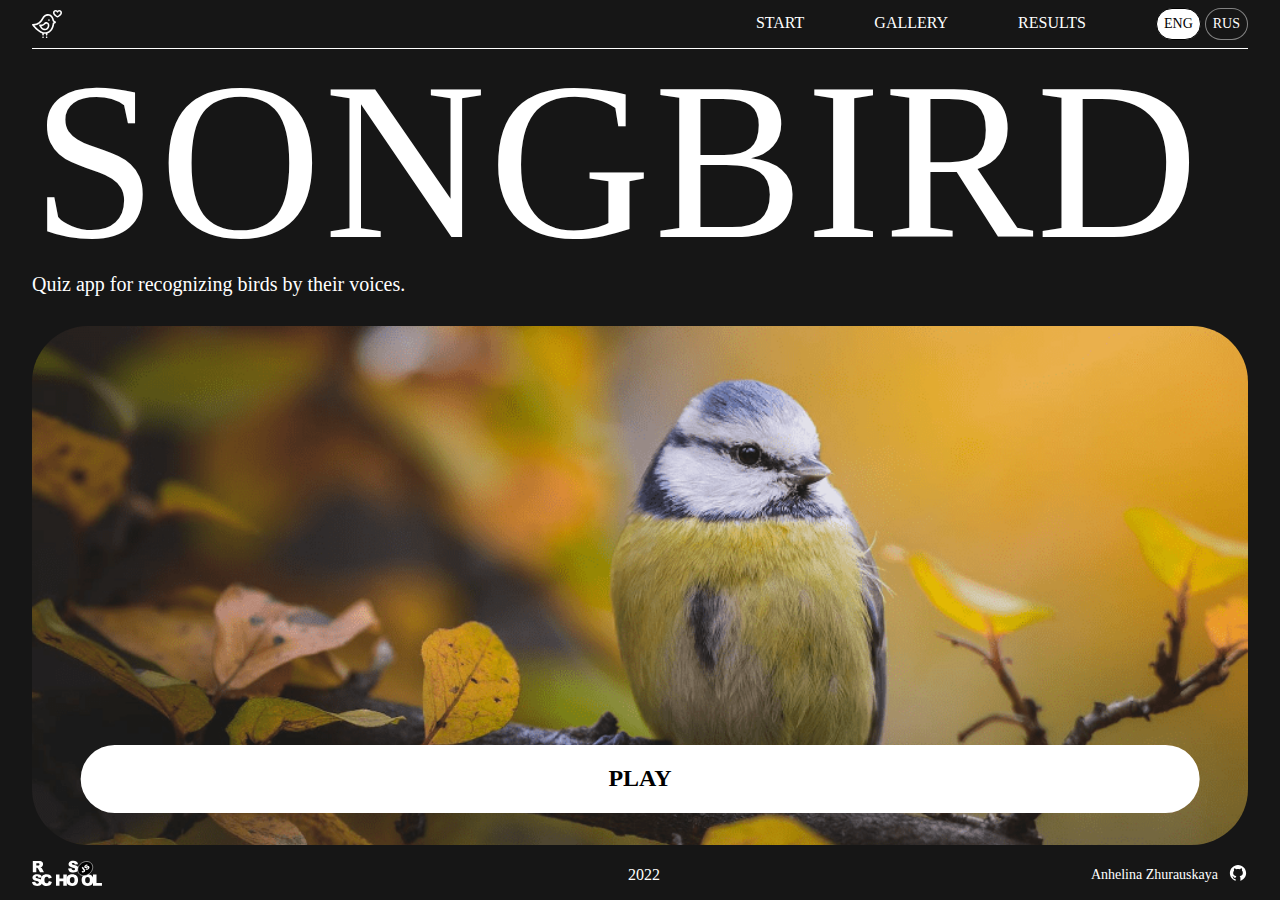
<file: index.html>
<!doctype html><html lang="en"><head><meta charset="UTF-8"><meta http-equiv="X-UA-Compatible" content="IE=edge"><meta name="viewport" content="width=device-width,initial-scale=1"><title>Song Bird</title><link rel="icon" href="favicon.ico"><script defer="defer" src="index.js"></script><link href="index.e76bb73729f3efbac6e6.css" rel="stylesheet"></head><body><div class="page"><header class="header"><div class="wrapper header__wrapper header__wrapper_border"><a class="header__logo" href="index.html"><img class="header__logo-img" src="./sb-logo.svg" alt="songbird logo"></a><nav class="header__nav"><ul class="menu"><li class="menu__item"><a class="menu__link" href="game.html" title="start game"><span class="hidden" data-lang="ru">Старт</span> <span data-lang="eng">Start</span></a></li><li class="menu__item"><a class="menu__link" href="gallery.html" title="results"><span class="hidden" data-lang="ru">Галерея</span> <span data-lang="eng">Gallery</span></a></li><li class="menu__item"><a class="menu__link" href="results.html" title="gallery"><span class="hidden" data-lang="ru">Результаты</span> <span data-lang="eng">Results</span></a></li><li class="menu__item"><button class="menu__lang-btn" data-gamelang="eng">eng</button> <button class="menu__lang-btn" data-gamelang="ru">rus</button></li></ul></nav><div class="header__burger"></div><div class="header__popup header__popup_hidden hidden"><ul class="menu"><li class="menu__item"><a class="menu__link" href="game.html" title="start game"><span class="hidden" data-lang="ru">Старт</span> <span data-lang="eng">Start</span></a></li><li class="menu__item"><a class="menu__link" href="gallery.html" title="results"><span class="hidden" data-lang="ru">Галерея</span> <span data-lang="eng">Gallery</span></a></li><li class="menu__item"><a class="menu__link" href="results.html" title="gallery"><span class="hidden" data-lang="ru">Результаты</span> <span data-lang="eng">Results</span></a></li><li class="menu__item menu__item_lang"><button class="menu__lang-btn" data-gamelang="eng">eng</button> <button class="menu__lang-btn" data-gamelang="ru">rus</button></li></ul></div></div></header><main class="main"><div class="wrapper main__wrapper"><h1 class="main__header">songbird</h1><div class="main__play"><p class="main__description"><span class="hidden" data-lang="ru">Музыкальный квиз дикой природы.</span> <span data-lang="eng">Quiz app for recognizing birds by their voices.</span></p><div class="main__image-block"><a href="game.html" title="play new game"><button class="main__play-button"><span class="hidden" data-lang="ru">Играть</span> <span data-lang="eng">Play</span></button></a></div></div></div></main><footer class="footer"><div class="wrapper footer__wrapper"><div class="footer__logo"><a class="footer__logo-img" href="https://rs.school/js/" title="rolling scopes school courses website"><img src="rss-logo-w.svg" alt="rolling scopes school"></a></div><p class="footer__year">2022</p><div class="footer__author-info"><p class="footer__author-name"><span class="hidden" data-lang="ru">Ангелина Журавская</span> <span data-lang="eng">Anhelina Zhurauskaya</span></p><div class="footer__github-link"><a href="https://github.com/zhuravskayalina" title="github profile"><img class="footer__github-logo" src="github.svg" alt="github logo"></a></div></div></div></footer></div><div class="background hidden"></div></body></html>
</file>
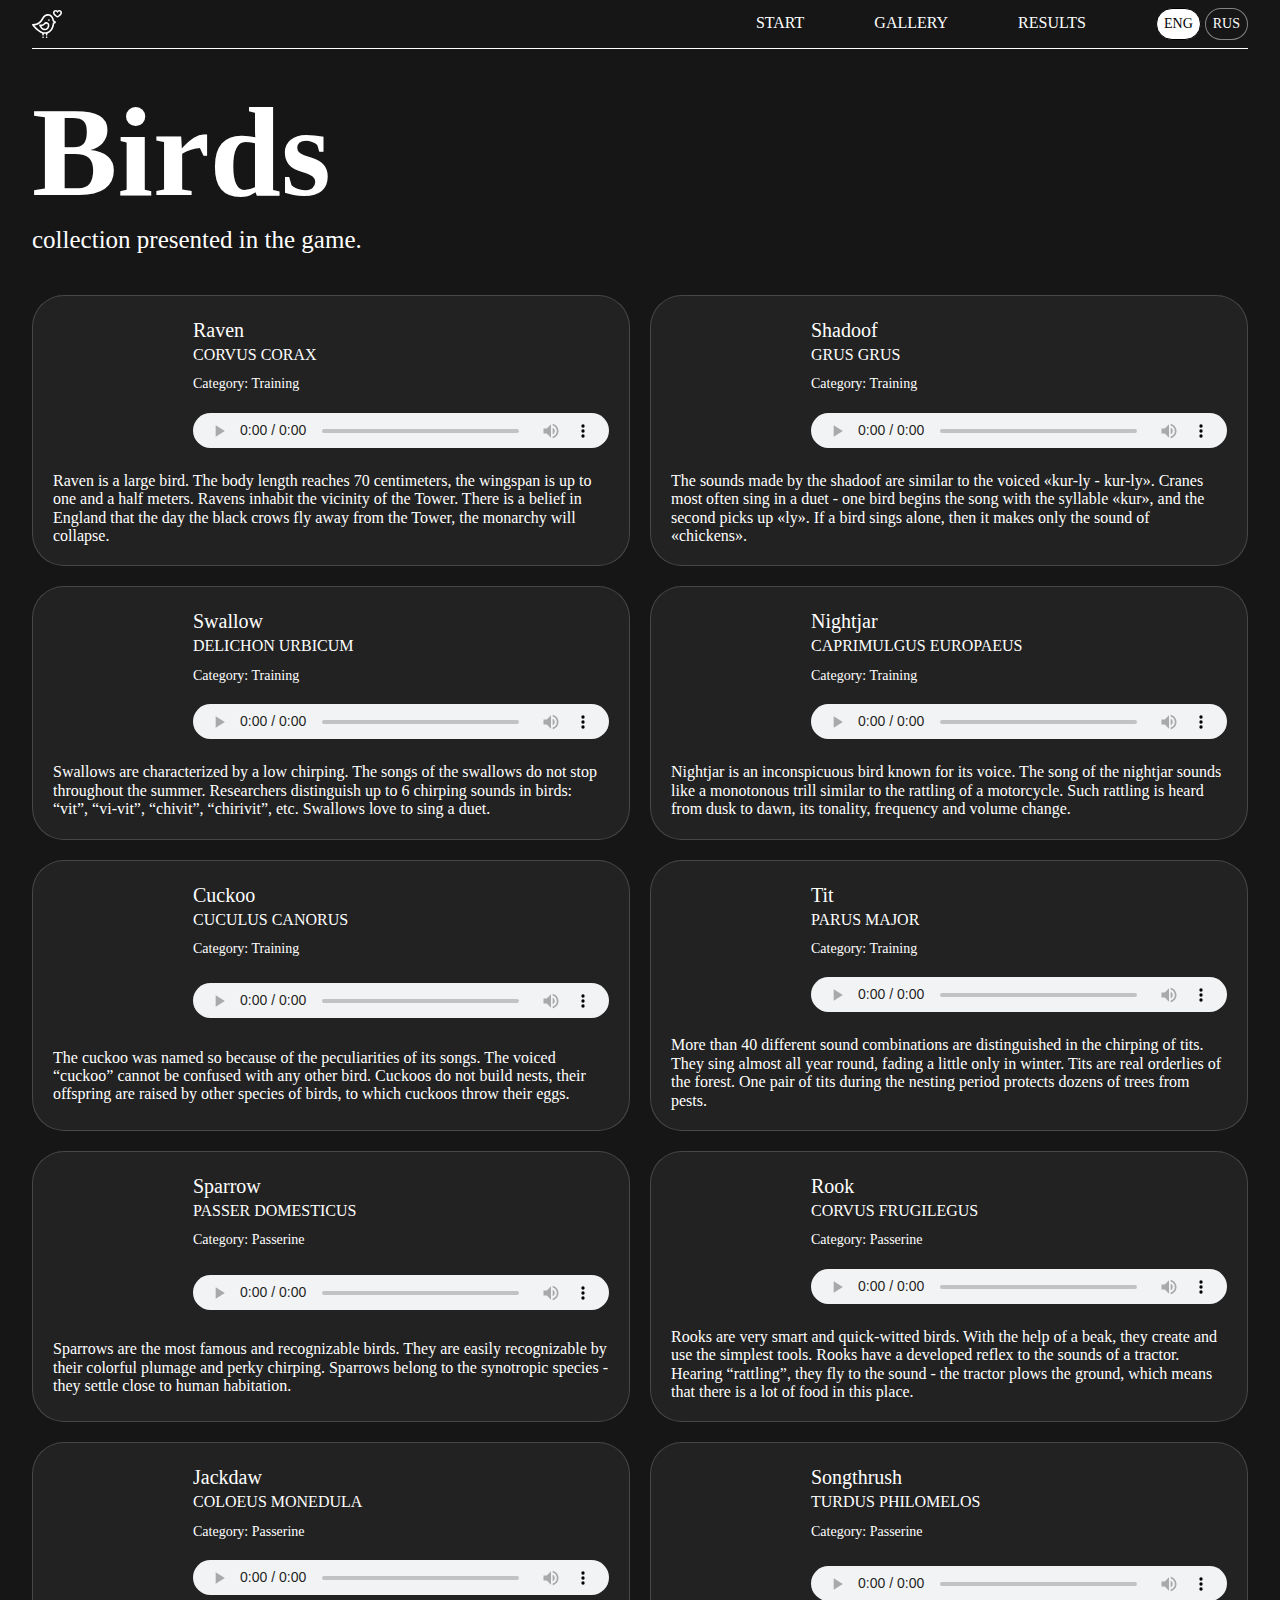
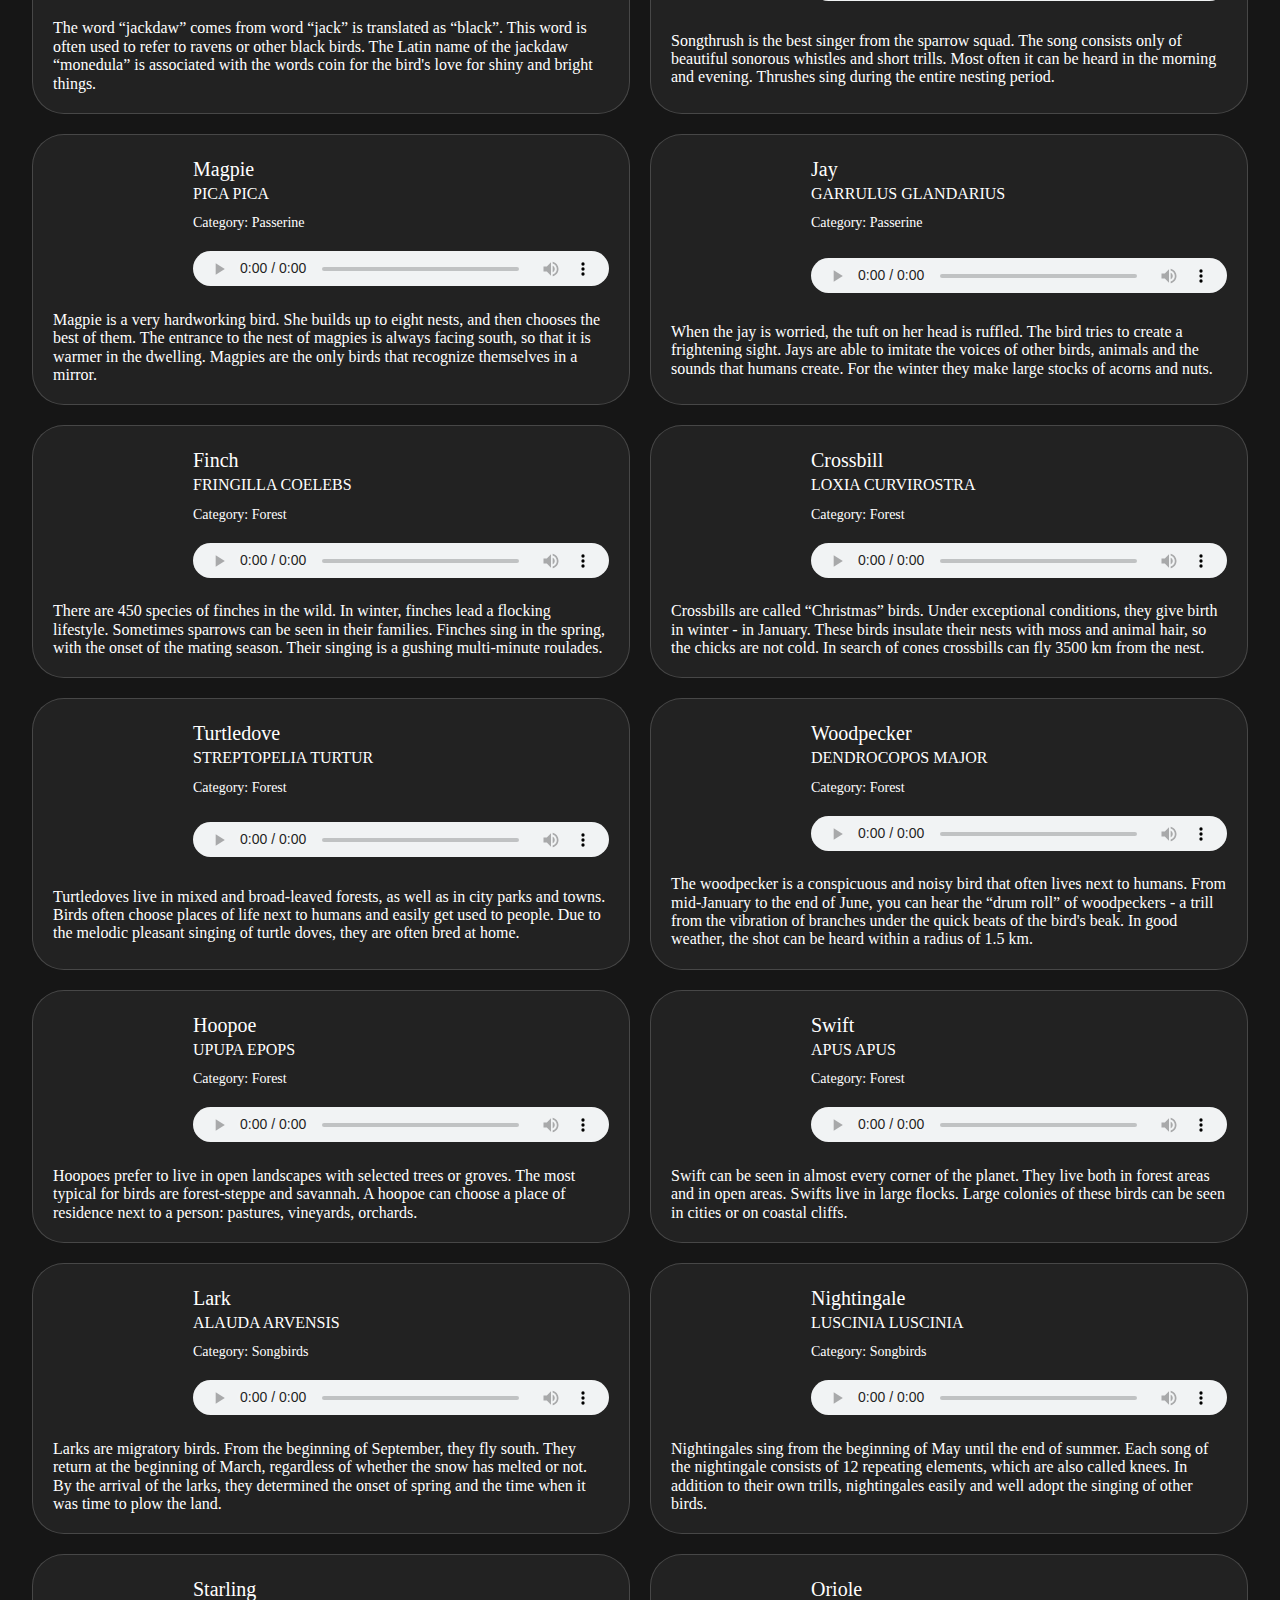
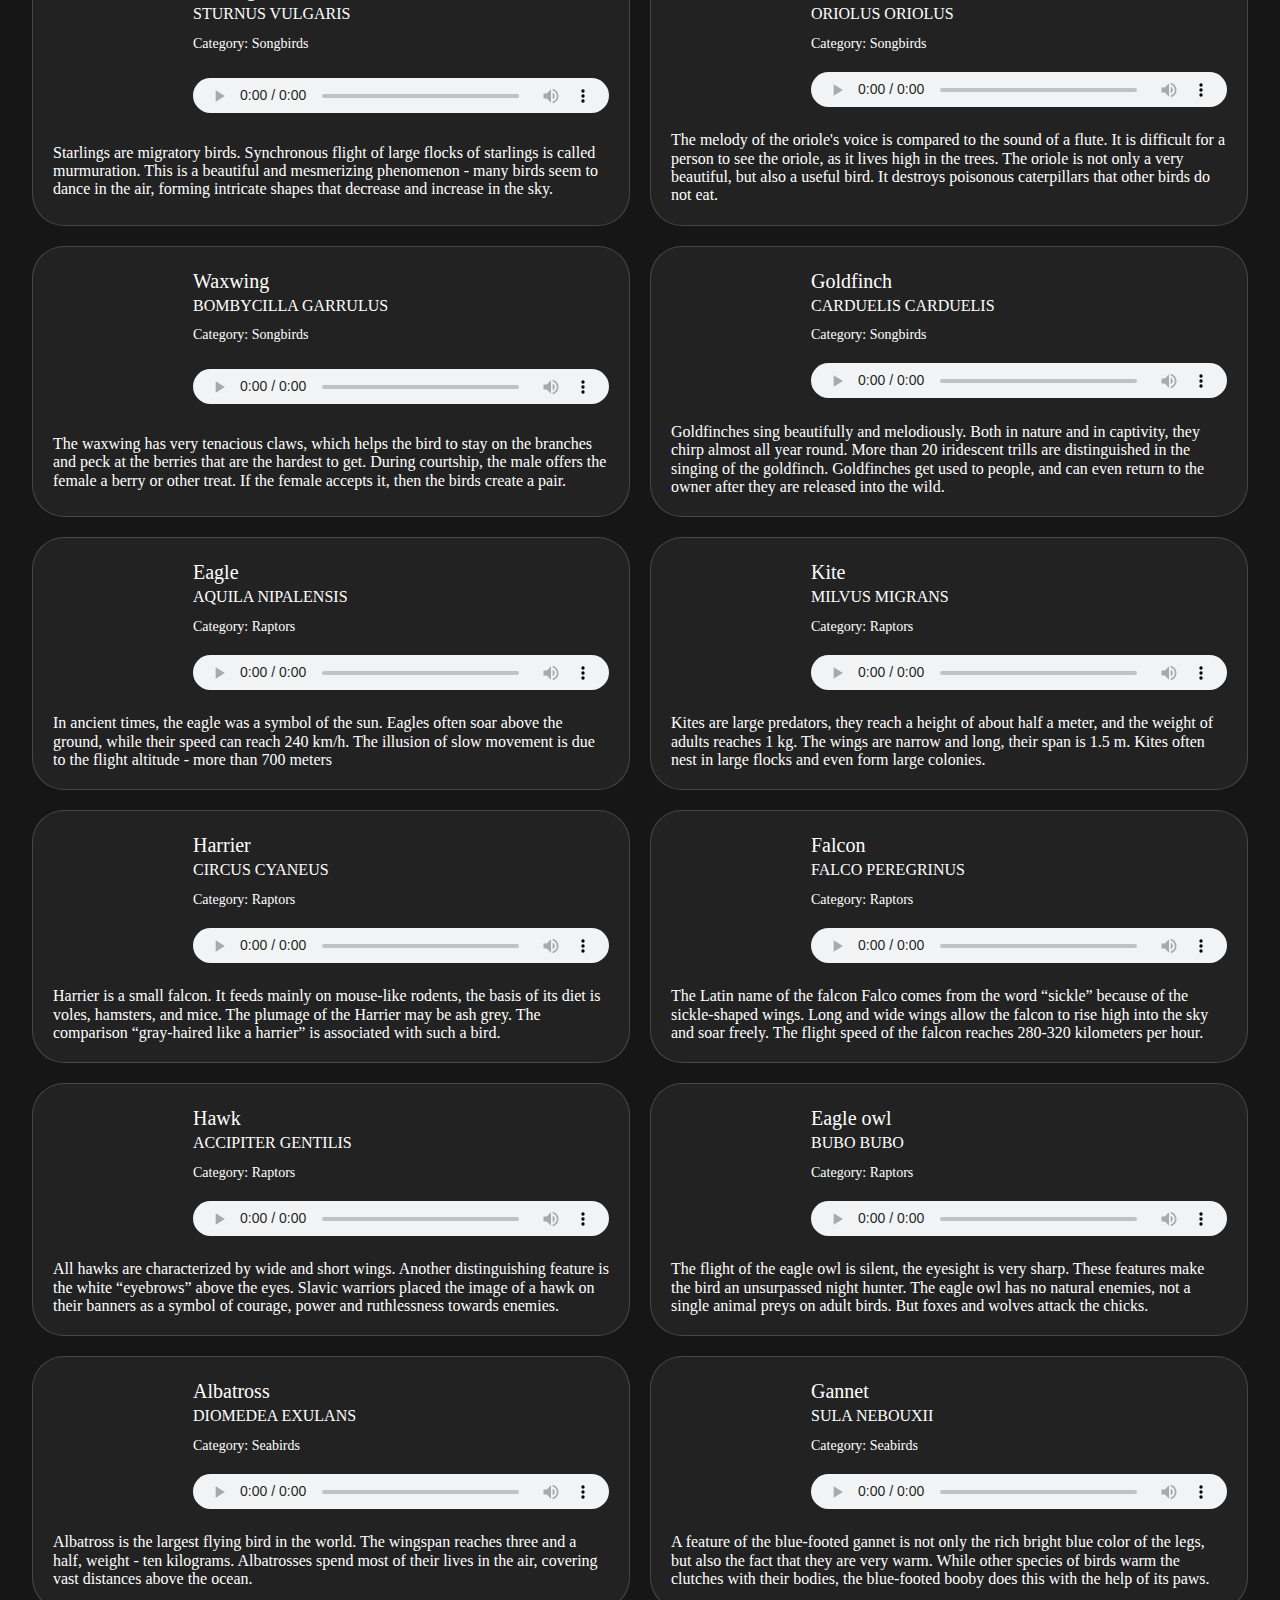
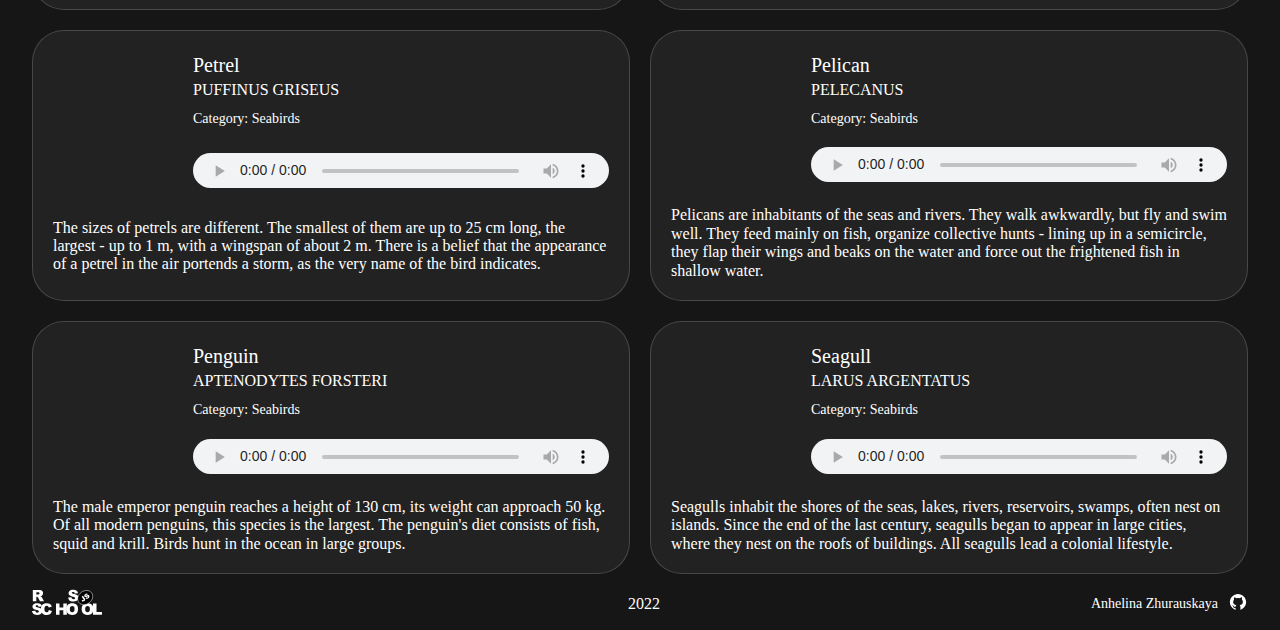
<file: gallery.html>
<!doctype html><html lang="en"><head><meta charset="UTF-8"><meta http-equiv="X-UA-Compatible" content="IE=edge"><meta name="viewport" content="width=device-width,initial-scale=1"><title>Song Bird</title><link rel="icon" href="favicon.ico"><script defer="defer" src="gallery.js"></script><link href="gallery.2aedca523353ada8d100.css" rel="stylesheet"></head><body><div class="page"><header class="header"><div class="wrapper header__wrapper header__wrapper_border"><a class="header__logo" href="index.html"><img class="header__logo-img" src="./sb-logo.svg" alt="songbird logo"></a><nav class="header__nav"><ul class="menu"><li class="menu__item"><a class="menu__link" href="game.html" title="start game"><span class="hidden" data-lang="ru">Старт</span> <span data-lang="eng">Start</span></a></li><li class="menu__item"><a class="menu__link" href="gallery.html" title="results"><span class="hidden" data-lang="ru">Галерея</span> <span data-lang="eng">Gallery</span></a></li><li class="menu__item"><a class="menu__link" href="results.html" title="gallery"><span class="hidden" data-lang="ru">Результаты</span> <span data-lang="eng">Results</span></a></li><li class="menu__item"><button class="menu__lang-btn" data-gamelang="eng">eng</button> <button class="menu__lang-btn" data-gamelang="ru">rus</button></li></ul></nav><div class="header__burger"></div><div class="header__popup header__popup_hidden hidden"><ul class="menu"><li class="menu__item"><a class="menu__link" href="game.html" title="start game"><span class="hidden" data-lang="ru">Старт</span> <span data-lang="eng">Start</span></a></li><li class="menu__item"><a class="menu__link" href="gallery.html" title="results"><span class="hidden" data-lang="ru">Галерея</span> <span data-lang="eng">Gallery</span></a></li><li class="menu__item"><a class="menu__link" href="results.html" title="gallery"><span class="hidden" data-lang="ru">Результаты</span> <span data-lang="eng">Results</span></a></li><li class="menu__item menu__item_lang"><button class="menu__lang-btn" data-gamelang="eng">eng</button> <button class="menu__lang-btn" data-gamelang="ru">rus</button></li></ul></div></div></header><main class="main gallery"><div class="wrapper main__wrapper gallery__wrapper"><h1 class="gallery__header"><span class="hidden" data-lang="ru">Птицы</span> <span data-lang="eng">Birds</span></h1><p class="gallery__title"><span class="hidden" data-lang="ru">коллекция птиц, представленных в игре.</span> <span data-lang="eng">collection presented in the game.</span></p><ul class="gallery__collection"></ul></div></main><footer class="footer"><div class="wrapper footer__wrapper"><div class="footer__logo"><a class="footer__logo-img" href="https://rs.school/js/" title="rolling scopes school courses website"><img src="rss-logo-w.svg" alt="rolling scopes school"></a></div><p class="footer__year">2022</p><div class="footer__author-info"><p class="footer__author-name"><span class="hidden" data-lang="ru">Ангелина Журавская</span> <span data-lang="eng">Anhelina Zhurauskaya</span></p><div class="footer__github-link"><a href="https://github.com/zhuravskayalina" title="github profile"><img class="footer__github-logo" src="github.svg" alt="github logo"></a></div></div></div></footer></div><div class="scroll-top scroll-top_hidden"><button class="scroll"></button></div><div class="background hidden"></div></body></html>
</file>
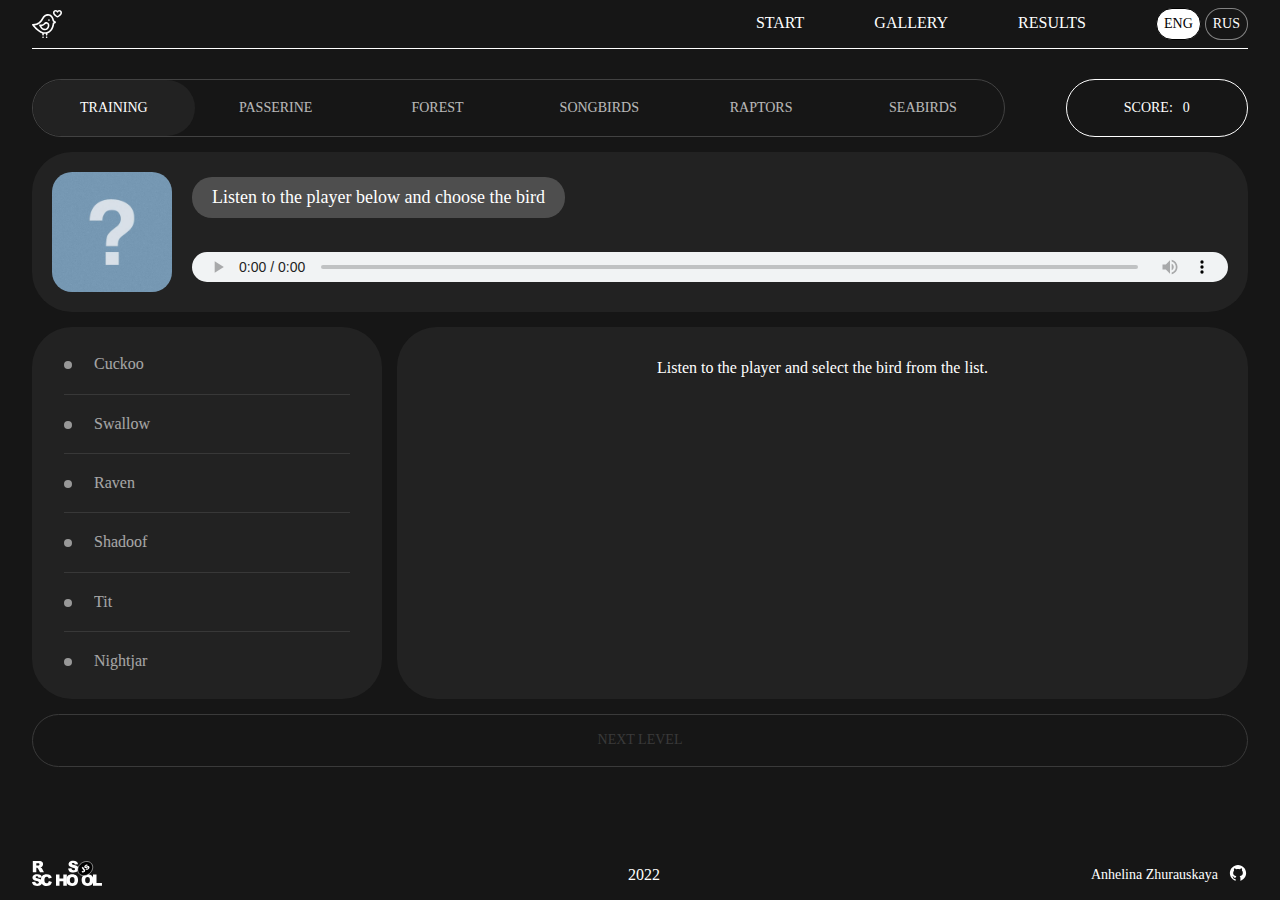
<file: game.html>
<!doctype html><html lang="en"><head><meta charset="UTF-8"><meta http-equiv="X-UA-Compatible" content="IE=edge"><meta name="viewport" content="width=device-width,initial-scale=1"><title>Song Bird</title><link rel="icon" href="favicon.ico"><script defer="defer" src="game.js"></script><link href="game.e76bb73729f3efbac6e6.css" rel="stylesheet"></head><body><div class="page game-page"><header class="header"><div class="wrapper header__wrapper header__wrapper_border"><a class="header__logo" href="index.html"><img class="header__logo-img" src="./sb-logo.svg" alt="songbird logo"></a><nav class="header__nav"><ul class="menu"><li class="menu__item"><a class="menu__link" href="game.html" title="start game"><span class="hidden" data-lang="ru">Старт</span> <span data-lang="eng">Start</span></a></li><li class="menu__item"><a class="menu__link" href="gallery.html" title="results"><span class="hidden" data-lang="ru">Галерея</span> <span data-lang="eng">Gallery</span></a></li><li class="menu__item"><a class="menu__link" href="results.html" title="gallery"><span class="hidden" data-lang="ru">Результаты</span> <span data-lang="eng">Results</span></a></li><li class="menu__item"><button class="menu__lang-btn" data-gamelang="eng">eng</button> <button class="menu__lang-btn" data-gamelang="ru">rus</button></li></ul></nav><div class="header__burger"></div><div class="header__popup header__popup_hidden hidden"><ul class="menu"><li class="menu__item"><a class="menu__link" href="game.html" title="start game"><span class="hidden" data-lang="ru">Старт</span> <span data-lang="eng">Start</span></a></li><li class="menu__item"><a class="menu__link" href="gallery.html" title="results"><span class="hidden" data-lang="ru">Галерея</span> <span data-lang="eng">Gallery</span></a></li><li class="menu__item"><a class="menu__link" href="results.html" title="gallery"><span class="hidden" data-lang="ru">Результаты</span> <span data-lang="eng">Results</span></a></li><li class="menu__item menu__item_lang"><button class="menu__lang-btn" data-gamelang="eng">eng</button> <button class="menu__lang-btn" data-gamelang="ru">rus</button></li></ul></div></div></header><main class="main"><div class="wrapper game"><section class="levels"><ul class="levels__list"><li class="levels__item levels__item_active"><span class="hidden" data-lang="ru">разминка</span> <span data-lang="eng">training</span></li><li class="levels__item"><span class="hidden" data-lang="ru">воробьиные</span> <span data-lang="eng">passerine</span></li><li class="levels__item"><span class="hidden" data-lang="ru">лесные</span> <span data-lang="eng">forest</span></li><li class="levels__item"><span class="hidden" data-lang="ru">певчие</span> <span data-lang="eng">songbirds</span></li><li class="levels__item"><span class="hidden" data-lang="ru">хищные</span> <span data-lang="eng">raptors</span></li><li class="levels__item"><span class="hidden" data-lang="ru">морские</span> <span data-lang="eng">seabirds</span></li></ul><p class="levels__score"><span class="hidden" data-lang="ru">счет: </span><span data-lang="eng">score: </span><span class="score">0</span></p></section><section class="player game__section"><div class="player__img player__img_plug"></div><div class="player__img player__img_guessed hidden"></div><p class="player__bird-name player__bird-name_plug"><span class="hidden" data-lang="ru">Послушайте плеер ниже и выберите птицу из списка</span> <span data-lang="eng">Listen to the player below and choose the bird</span></p><p class="player__bird-name player__bird-name_guessed hidden"></p><audio class="player__controls" id="audio" src="#" controls></audio></section><section class="quiz game__section"><ul class="quiz__list"></ul></section><section class="bird-info game__section"><div class="bird-info__container"><p class="bird-info__text"><span class="hidden" data-lang="ru">Послушайте плеер выше и выберите птицу из списка.</span> <span data-lang="eng">Listen to the player and select the bird from the list.</span></p><div class="bird-info__card hidden"><div class="bird-info__img"></div><div class="bird-info__name"><p class="bird-info__name_rus name"></p><p class="bird-info__name_lat name"></p></div><div class="bird-info__player"><audio class="bird-info__audio" id="audio-card" src="#" controls></audio></div><p class="bird-info__info"></p></div></div></section><button class="game__next-btn"><span class="hidden" data-lang="ru">следующий уровень</span> <span data-lang="eng">next level</span></button></div></main><footer class="footer"><div class="wrapper footer__wrapper"><div class="footer__logo"><a class="footer__logo-img" href="https://rs.school/js/" title="rolling scopes school courses website"><img src="rss-logo-w.svg" alt="rolling scopes school"></a></div><p class="footer__year">2022</p><div class="footer__author-info"><p class="footer__author-name"><span class="hidden" data-lang="ru">Ангелина Журавская</span> <span data-lang="eng">Anhelina Zhurauskaya</span></p><div class="footer__github-link"><a href="https://github.com/zhuravskayalina" title="github profile"><img class="footer__github-logo" src="github.svg" alt="github logo"></a></div></div></div></footer><div class="game-page__win-popup win-popup game-page__win-popup_hidden" data-purpose="close-win-popup"><div class="win-popup__box"><div class="win-popup__close" data-purpose="close-win-popup"></div><h3 class="win-popup__header"><span class="hidden" data-lang="ru">Поздравляем!</span> <span data-lang="eng">Congratulations</span></h3><p class="win-popup__title"><span class="hidden" data-lang="ru">Вы прошли игру! Напишите свое имя чтобы сохранить результат.</span> <span data-lang="eng">You passed the game, add your name to see your result on the scoreboard!</span></p><div class="win-popup__info"><p class="win-popup__score"><span class="hidden" data-lang="ru">ваш счет</span> <span data-lang="eng">Your score</span> <span class="win-popup__score-data">0</span></p><div class="win-popup__input-box"><label class="win-popup__winner-name" for="winner-name"><span class="hidden" data-lang="ru">ваше имя</span> <span data-lang="eng">Your name</span></label> <input class="win-popup__input" id="winner-name" placeholder="Add your name"></div><button class="win-popup__button win-popup__button_save win-popup__button_disabled" disabled="disabled"><span class="hidden" data-lang="ru">save</span> <span data-lang="eng">save</span></button></div><a class="win-popup__button_start" href="game.html"><button class="win-popup__button" data-purpose="close-win-popup"><span class="hidden" data-lang="ru">Новая игра</span> <span data-lang="eng">Start again</span></button> </a><a href="results.html"><button class="win-popup__button-results win-popup__button"><span class="hidden" data-lang="ru">Лучшие результаты</span> <span data-lang="eng">Results</span></button></a></div></div></div><div class="background hidden"></div></body></html>
</file>
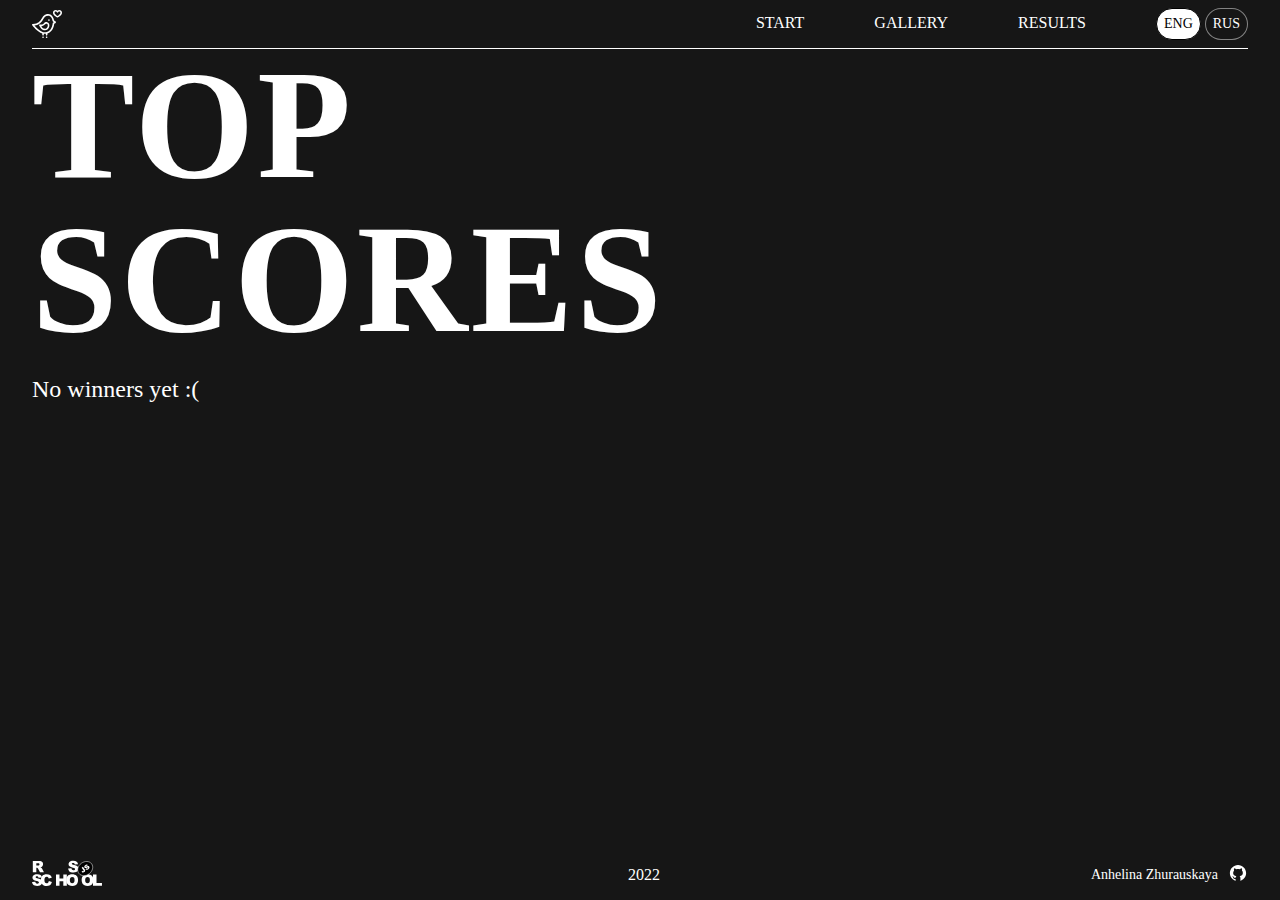
<file: results.html>
<!doctype html><html lang="en"><head><meta charset="UTF-8"><meta http-equiv="X-UA-Compatible" content="IE=edge"><meta name="viewport" content="width=device-width,initial-scale=1"><title>Song Bird</title><link rel="icon" href="favicon.ico"><script defer="defer" src="results.js"></script><link href="results.bd8bc6887536ccc1d614.css" rel="stylesheet"></head><body><div class="page"><header class="header"><div class="wrapper header__wrapper header__wrapper_border"><a class="header__logo" href="index.html"><img class="header__logo-img" src="./sb-logo.svg" alt="songbird logo"></a><nav class="header__nav"><ul class="menu"><li class="menu__item"><a class="menu__link" href="game.html" title="start game"><span class="hidden" data-lang="ru">Старт</span> <span data-lang="eng">Start</span></a></li><li class="menu__item"><a class="menu__link" href="gallery.html" title="results"><span class="hidden" data-lang="ru">Галерея</span> <span data-lang="eng">Gallery</span></a></li><li class="menu__item"><a class="menu__link" href="results.html" title="gallery"><span class="hidden" data-lang="ru">Результаты</span> <span data-lang="eng">Results</span></a></li><li class="menu__item"><button class="menu__lang-btn" data-gamelang="eng">eng</button> <button class="menu__lang-btn" data-gamelang="ru">rus</button></li></ul></nav><div class="header__burger"></div><div class="header__popup header__popup_hidden hidden"><ul class="menu"><li class="menu__item"><a class="menu__link" href="game.html" title="start game"><span class="hidden" data-lang="ru">Старт</span> <span data-lang="eng">Start</span></a></li><li class="menu__item"><a class="menu__link" href="gallery.html" title="results"><span class="hidden" data-lang="ru">Галерея</span> <span data-lang="eng">Gallery</span></a></li><li class="menu__item"><a class="menu__link" href="results.html" title="gallery"><span class="hidden" data-lang="ru">Результаты</span> <span data-lang="eng">Results</span></a></li><li class="menu__item menu__item_lang"><button class="menu__lang-btn" data-gamelang="eng">eng</button> <button class="menu__lang-btn" data-gamelang="ru">rus</button></li></ul></div></div></header><main class="main results"><div class="wrapper main__wrapper"><h1 class="main__res-header"><span class="hidden" data-lang="ru">Лучшие игры</span> <span data-lang="eng">Top scores</span></h1><section class="results__table results__table_no-score"><p class="results__plug"><span class="hidden" data-lang="ru">Тут пока что пусто :(</span> <span data-lang="eng">No winners yet :(</span></p><ul class="results__list hidden"></ul></section></div></main><footer class="footer"><div class="wrapper footer__wrapper"><div class="footer__logo"><a class="footer__logo-img" href="https://rs.school/js/" title="rolling scopes school courses website"><img src="rss-logo-w.svg" alt="rolling scopes school"></a></div><p class="footer__year">2022</p><div class="footer__author-info"><p class="footer__author-name"><span class="hidden" data-lang="ru">Ангелина Журавская</span> <span data-lang="eng">Anhelina Zhurauskaya</span></p><div class="footer__github-link"><a href="https://github.com/zhuravskayalina" title="github profile"><img class="footer__github-logo" src="github.svg" alt="github logo"></a></div></div></div></footer></div><div class="background hidden"></div></body></html>
</file>
<file: index.e76bb73729f3efbac6e6.css>
/*! normalize.css v8.0.1 | MIT License | github.com/necolas/normalize.css */

/* Document
   ========================================================================== */

/**
 * 1. Correct the line height in all browsers.
 * 2. Prevent adjustments of font size after orientation changes in iOS.
 */

html {
  line-height: 1.15; /* 1 */
  -webkit-text-size-adjust: 100%; /* 2 */
}

/* Sections
   ========================================================================== */

/**
 * Remove the margin in all browsers.
 */

body {
  margin: 0;
}

/**
 * Render the `main` element consistently in IE.
 */

main {
  display: block;
}

/**
 * Correct the font size and margin on `h1` elements within `section` and
 * `article` contexts in Chrome, Firefox, and Safari.
 */

h1 {
  font-size: 2em;
  margin: 0.67em 0;
}

/* Grouping content
   ========================================================================== */

/**
 * 1. Add the correct box sizing in Firefox.
 * 2. Show the overflow in Edge and IE.
 */

hr {
  box-sizing: content-box; /* 1 */
  height: 0; /* 1 */
  overflow: visible; /* 2 */
}

/**
 * 1. Correct the inheritance and scaling of font size in all browsers.
 * 2. Correct the odd `em` font sizing in all browsers.
 */

pre {
  font-family: monospace, monospace; /* 1 */
  font-size: 1em; /* 2 */
}

/* Text-level semantics
   ========================================================================== */

/**
 * Remove the gray background on active links in IE 10.
 */

a {
  background-color: transparent;
}

/**
 * 1. Remove the bottom border in Chrome 57-
 * 2. Add the correct text decoration in Chrome, Edge, IE, Opera, and Safari.
 */

abbr[title] {
  border-bottom: none; /* 1 */
  text-decoration: underline; /* 2 */
  text-decoration: underline dotted; /* 2 */
}

/**
 * Add the correct font weight in Chrome, Edge, and Safari.
 */

b,
strong {
  font-weight: bolder;
}

/**
 * 1. Correct the inheritance and scaling of font size in all browsers.
 * 2. Correct the odd `em` font sizing in all browsers.
 */

code,
kbd,
samp {
  font-family: monospace, monospace; /* 1 */
  font-size: 1em; /* 2 */
}

/**
 * Add the correct font size in all browsers.
 */

small {
  font-size: 80%;
}

/**
 * Prevent `sub` and `sup` elements from affecting the line height in
 * all browsers.
 */

sub,
sup {
  font-size: 75%;
  line-height: 0;
  position: relative;
  vertical-align: baseline;
}

sub {
  bottom: -0.25em;
}

sup {
  top: -0.5em;
}

/* Embedded content
   ========================================================================== */

/**
 * Remove the border on images inside links in IE 10.
 */

img {
  border-style: none;
}

/* Forms
   ========================================================================== */

/**
 * 1. Change the font styles in all browsers.
 * 2. Remove the margin in Firefox and Safari.
 */

button,
input,
optgroup,
select,
textarea {
  font-family: inherit; /* 1 */
  font-size: 100%; /* 1 */
  line-height: 1.15; /* 1 */
  margin: 0; /* 2 */
}

/**
 * Show the overflow in IE.
 * 1. Show the overflow in Edge.
 */

button,
input { /* 1 */
  overflow: visible;
}

/**
 * Remove the inheritance of text transform in Edge, Firefox, and IE.
 * 1. Remove the inheritance of text transform in Firefox.
 */

button,
select { /* 1 */
  text-transform: none;
}

/**
 * Correct the inability to style clickable types in iOS and Safari.
 */

button,
[type="button"],
[type="reset"],
[type="submit"] {
  -webkit-appearance: button;
}

/**
 * Remove the inner border and padding in Firefox.
 */

button::-moz-focus-inner,
[type="button"]::-moz-focus-inner,
[type="reset"]::-moz-focus-inner,
[type="submit"]::-moz-focus-inner {
  border-style: none;
  padding: 0;
}

/**
 * Restore the focus styles unset by the previous rule.
 */

button:-moz-focusring,
[type="button"]:-moz-focusring,
[type="reset"]:-moz-focusring,
[type="submit"]:-moz-focusring {
  outline: 1px dotted ButtonText;
}

/**
 * Correct the padding in Firefox.
 */

fieldset {
  padding: 0.35em 0.75em 0.625em;
}

/**
 * 1. Correct the text wrapping in Edge and IE.
 * 2. Correct the color inheritance from `fieldset` elements in IE.
 * 3. Remove the padding so developers are not caught out when they zero out
 *    `fieldset` elements in all browsers.
 */

legend {
  box-sizing: border-box; /* 1 */
  color: inherit; /* 2 */
  display: table; /* 1 */
  max-width: 100%; /* 1 */
  padding: 0; /* 3 */
  white-space: normal; /* 1 */
}

/**
 * Add the correct vertical alignment in Chrome, Firefox, and Opera.
 */

progress {
  vertical-align: baseline;
}

/**
 * Remove the default vertical scrollbar in IE 10+.
 */

textarea {
  overflow: auto;
}

/**
 * 1. Add the correct box sizing in IE 10.
 * 2. Remove the padding in IE 10.
 */

[type="checkbox"],
[type="radio"] {
  box-sizing: border-box; /* 1 */
  padding: 0; /* 2 */
}

/**
 * Correct the cursor style of increment and decrement buttons in Chrome.
 */

[type="number"]::-webkit-inner-spin-button,
[type="number"]::-webkit-outer-spin-button {
  height: auto;
}

/**
 * 1. Correct the odd appearance in Chrome and Safari.
 * 2. Correct the outline style in Safari.
 */

[type="search"] {
  -webkit-appearance: textfield; /* 1 */
  outline-offset: -2px; /* 2 */
}

/**
 * Remove the inner padding in Chrome and Safari on macOS.
 */

[type="search"]::-webkit-search-decoration {
  -webkit-appearance: none;
}

/**
 * 1. Correct the inability to style clickable types in iOS and Safari.
 * 2. Change font properties to `inherit` in Safari.
 */

::-webkit-file-upload-button {
  -webkit-appearance: button; /* 1 */
  font: inherit; /* 2 */
}

/* Interactive
   ========================================================================== */

/*
 * Add the correct display in Edge, IE 10+, and Firefox.
 */

details {
  display: block;
}

/*
 * Add the correct display in all browsers.
 */

summary {
  display: list-item;
}

/* Misc
   ========================================================================== */

/**
 * Add the correct display in IE 10+.
 */

template {
  display: none;
}

/**
 * Add the correct display in IE 10.
 */

[hidden] {
  display: none;
}
a{display:block;text-decoration:none}.header{display:flex;justify-content:center;position:relative}.header__burger{display:none;width:25px;height:25px;background-image:url(assets/bcd1331a24cb8ba486aa.svg);background-position:center;background-size:contain;background-repeat:no-repeat}.header__burger:hover{cursor:pointer}.header__burger_close{background-image:url(assets/cdd00983a02b72faca80.svg)}.header__wrapper{padding:8px 0;color:#fff;display:flex;align-items:center;justify-content:space-between;font-size:25px;flex-direction:row;gap:40px;border-bottom:1px solid #161616}.header__wrapper_border{border-bottom:1px solid #fff}.header__logo{display:flex}.header__logo:hover{cursor:pointer}.header__logo-img{width:30px;transform:scale(-1, 1)}.header .menu{list-style:none;display:flex;gap:70px;margin:0;align-items:center}.header .menu__lang-btn{border-radius:20px;text-transform:uppercase;padding:7px;font-size:14px;color:#fff;background-color:#161616;border:1px solid rgba(255,255,255,.47)}.header .menu__lang-btn_active{background-color:#fff;color:#000;border:1px solid #000}.header .menu__lang-btn:hover{cursor:pointer}.header .menu__link{color:#fff;border-bottom:1px solid rgba(0,0,0,0);text-transform:uppercase;font-weight:400;border-bottom:1px solid rgba(0,0,0,0);transition:.5s}.header .menu__link:hover,.header .menu__link_active{border-bottom:1px solid #fff}.header .menu__item{font-size:16px}.header__popup{position:absolute;width:95%;background-color:#fff;top:46px;left:50%;z-index:100;height:150px;display:flex;align-items:center;transform:translateX(-50%);animation:popup .5s forwards;border-radius:20px;overflow:hidden;transition:1s}@keyframes popup{0%{transform:translate(-50%, -100%)}100%{transform:translate(-50%, 0)}}.header__popup_hidden{animation:popup-hide .5s forwards}@keyframes popup-hide{0%{transform:translate(-50%, 0)}100%{transform:translate(-50%, -150%)}}.header__popup .menu{flex-direction:column;color:#000;padding:0;gap:0;width:100%;align-items:center}.header__popup .menu__link{color:#000;padding:15px 0 15px 10px;width:100%}.header__popup .menu__link:hover{background-color:#e8e8e8}.header__popup .menu__item{width:100%;text-align:center}.header__popup .menu__item_lang{width:fit-content;position:absolute;top:5px;right:14px}.header__popup .menu__item:last-child .menu__link{border-bottom-left-radius:20px;border-bottom-right-radius:20px}@media screen and (max-width: 600px){.header__nav{display:none}.header__burger{display:block}}@media screen and (min-width: 601px){.header__popup{display:none}}.footer{display:flex;justify-content:center;align-items:flex-start;background:rgba(0,0,0,0);color:#fff;margin-top:15px;margin-bottom:10px}.footer__wrapper{display:flex;justify-content:space-between;align-items:center}.footer__logo-img:hover{cursor:pointer}.footer__logo-img img{width:70px}.footer__author-info{display:flex;gap:10px;align-items:center;justify-content:center}.footer__author-name{font-size:14px;user-select:text}@media screen and (max-width: 600px){.footer__author-name{display:none}}.footer__github-logo{width:20px}.footer__year{margin-left:95px}@media screen and (max-width: 600px){.footer__year{margin-left:-60px}}html,body{height:100%;background-color:#161616}*{box-sizing:border-box}p,h1{margin:0}ul{padding:0;margin:0}.hidden{display:none}.wrapper{width:95%;display:flex}.page{display:flex;flex-direction:column;width:100%;min-height:100%;font-family:"Helvetica Neue",serif;background-color:#161616;user-select:none}.main{display:flex;justify-content:center;flex:1 1 auto}.main__wrapper{flex-direction:column}.main__header{color:#fff;text-transform:uppercase;font-size:17.5vw;font-weight:500;margin:0;user-select:none;white-space:nowrap;letter-spacing:3px;line-height:1}@media screen and (max-width: 600px){.main__header{letter-spacing:-2px}}.main__description{color:#fff;font-size:20px;margin:0 0 30px}@media screen and (max-width: 600px){.main__description{font-size:14px}}.main__play{display:flex;flex-direction:column;flex-grow:1}.main__image-block{width:100%;position:relative;background:no-repeat center url(assets/899457d94df07bdd8a55.png);background-size:cover;height:100%;border-radius:56px;overflow:hidden;flex-grow:1}@media screen and (max-width: 640px){.main__image-block{background-position:58%}}.main__image{width:100%;max-width:100%;height:400px}.main__play-button{width:92%;text-transform:uppercase;font-weight:bold;padding:20px;font-size:24px;border-radius:45px;transition:all 150ms ease-in-out;position:absolute;bottom:32px;left:50%;transform:translate(-50%, 0);margin:0;border:none;background-color:#fff}.main__play-button:hover{cursor:pointer;box-shadow:0 5px 40px rgba(255,255,255,.5)}.background{position:absolute;background:rgba(22,22,22,.9019607843);backdrop-filter:blur(6px);top:36px;left:0;right:0;bottom:0;z-index:10}@media screen and (min-width: 601px){.background{display:none}}
.wrapper.game{height:fit-content}.game-page{position:relative}.game-page__win-popup{position:fixed;top:0;left:0;bottom:0;right:0;background:rgba(22,22,22,.9019607843);backdrop-filter:blur(6px);z-index:10}.game-page__win-popup .win-popup__box{width:620px;height:fit-content;z-index:100;background-color:#222;color:#fff;padding:32px;border-radius:30px;display:flex;flex-direction:column;position:absolute;top:50%;left:50%;transform:translate(-50%, -50%);animation:show 1s ease-in-out}@media screen and (max-width: 720px){.game-page__win-popup .win-popup__box{width:90%;padding:24px}}.game-page__win-popup .win-popup__button{background:#222;border:1px solid #fff;border-radius:100px;text-transform:uppercase;color:#fff;font-size:20px;line-height:24px;letter-spacing:.05em;padding:20px;width:100%}@media screen and (max-width: 720px){.game-page__win-popup .win-popup__button{font-size:15px;padding:11px;border-radius:16px}}.game-page__win-popup .win-popup__button:hover{cursor:pointer;color:#000;background-color:#fff}.game-page__win-popup .win-popup__button_start{margin-top:32px;margin-bottom:16px}.game-page__win-popup .win-popup__button_save{width:117px;border-radius:24px;border:1px solid rgba(248,246,246,.63)}@media screen and (max-width: 720px){.game-page__win-popup .win-popup__button_save{align-self:center;width:100%;font-size:15px;padding:11px;border-radius:16px;margin-top:5px}}.game-page__win-popup .win-popup__button_saved,.game-page__win-popup .win-popup__button_saved:hover{border:1px solid #0bc834;color:#0bc834;background:#222}.game-page__win-popup .win-popup__button_saved:hover{cursor:default}.game-page__win-popup .win-popup__button_disabled{color:rgba(255,255,255,.1);border:1px solid rgba(255,255,255,.1)}.game-page__win-popup .win-popup__button_disabled:hover{cursor:default;color:rgba(255,255,255,.1);background:#222}.game-page__win-popup .win-popup__header{margin:0;font-size:40px;line-height:140%;text-transform:uppercase;font-weight:400}@media screen and (max-width: 720px){.game-page__win-popup .win-popup__header{font-size:25px}}.game-page__win-popup .win-popup__info{display:flex;padding:32px 0;gap:12px;border-bottom:1px solid rgba(255,255,255,.1)}@media screen and (max-width: 720px){.game-page__win-popup .win-popup__info{flex-direction:column}}.game-page__win-popup .win-popup__score,.game-page__win-popup .win-popup__input{border-radius:24px;padding:16px 24px 20px 20px}@media screen and (max-width: 720px){.game-page__win-popup .win-popup__score,.game-page__win-popup .win-popup__input{border-radius:16px;padding:12px 24px 16px 20px}}.game-page__win-popup .win-popup__score{background-color:#454545;display:flex;flex-direction:column;text-transform:uppercase;font-weight:300;font-size:14px}@media screen and (max-width: 720px){.game-page__win-popup .win-popup__score{font-size:8px}}.game-page__win-popup .win-popup__input-box{position:relative;flex-grow:1}.game-page__win-popup .win-popup__input{border-radius:24px;border:1px solid rgba(255,255,255,.1);font-size:24px;padding-top:33px;color:#fff;font-weight:300;background-color:#222;width:100%}.game-page__win-popup .win-popup__input:focus{outline:none;border-color:rgba(248,246,246,.63)}@media screen and (max-width: 720px){.game-page__win-popup .win-popup__input{border-radius:16px;padding-top:25px;font-size:16px}}.game-page__win-popup .win-popup__score-data{font-size:24px;margin-top:6px}@media screen and (max-width: 720px){.game-page__win-popup .win-popup__score-data{font-size:19px}}.game-page__win-popup .win-popup__winner-name{font-weight:300;font-size:14px;text-transform:uppercase;position:absolute;top:16px;left:20px}@media screen and (max-width: 720px){.game-page__win-popup .win-popup__winner-name{font-size:8px;top:12px}}.game-page__win-popup .win-popup__title{font-weight:400;font-size:16px;margin-top:8px;line-height:140%}@media screen and (max-width: 720px){.game-page__win-popup .win-popup__title{font-size:14px}}.game-page__win-popup .win-popup__close{width:42px;height:42px;position:absolute;top:-12px;right:-12px;background:no-repeat center url(assets/347ef8721d6342cf6e9f.svg)}.game-page__win-popup .win-popup__close:hover{cursor:pointer}.game-page__win-popup_hidden{display:none}.game{margin-top:30px;display:grid;gap:15px;color:#fff;grid-template-columns:350px 1fr;grid-template-rows:repeat(3, auto) 53px;grid-template-areas:"levels levels" "player player" "quiz info" "button button"}@media screen and (max-width: 900px){.game{grid-template-columns:1fr 2fr}}@media screen and (max-width: 800px){.game{grid-template-columns:1fr;grid-template-rows:auto auto 1fr auto 53px;grid-template-areas:"levels" "player" "quiz" "info" "button"}}.game .levels{grid-area:levels}.game .player{grid-area:player}.game .quiz{grid-area:quiz}.game .bird-info{grid-area:info}.game__next-btn{grid-area:button;border:1px solid #3a3a3a;background-color:#161616;border-radius:40px;text-transform:uppercase;color:#3a3a3a;outline:none;font-size:14px}.game__next-btn_active{border-color:#fff;color:#fff;transition:.5s}.game__next-btn_active:hover{cursor:pointer;background-color:#252525}.game__section{background-color:#222;border-radius:40px}.levels{display:flex;align-items:center;justify-content:space-between}@media screen and (max-width: 1000px){.levels{flex-direction:column;gap:15px;align-items:end}}.levels__list{list-style:none;display:grid;align-items:center;width:80%;grid-template-columns:repeat(6, 1fr);color:#fff;border:1px solid #424242;border-radius:32px;padding:0;overflow:hidden}@media screen and (max-width: 1000px){.levels__list{width:100%}}@media screen and (max-width: 800px){.levels__list{display:grid;grid-template-columns:repeat(3, auto);grid-template-rows:repeat(3, auto)}}.levels__item{font-size:14px;text-transform:uppercase;text-align:center;padding:20px 0;border-radius:32px;opacity:.7}.levels__item_active{background-color:#222;opacity:1}@media screen and (max-width: 800px){.levels__item{border-radius:0}}.levels__score{margin:0;border-radius:32px;border:1px solid #fff;display:flex;justify-content:center;align-items:center;width:15%;padding:20px 0;font-size:14px;text-transform:uppercase;color:#fff;gap:10px}@media screen and (max-width: 800px){.levels__score{width:50%}}@media screen and (max-width: 500px){.levels__score{width:100%}}.player{padding:20px;display:grid;align-items:center;grid-template-columns:120px 1fr;grid-template-rows:1fr 1fr;grid-template-areas:"photo name" "photo controls";gap:20px}@media screen and (max-width: 670px){.player{grid-template-columns:auto 1fr;grid-template-rows:repeat(2, auto);grid-template-areas:"photo name" "controls controls"}}.player__img{grid-area:photo;border-radius:20px;background:no-repeat center url(assets/52bacedc47f5bbf7fcec.jpg);background-size:cover;width:120px;height:120px}@media screen and (max-width: 670px){.player__img{width:66px;height:66px}}.player__controls{grid-area:controls;height:30px}.player__bird-name{grid-area:name;box-sizing:border-box;width:fit-content;text-align:center;margin:0;background-color:rgba(255,255,255,.2);border-radius:20px;padding:10px 20px;color:#fff;align-items:center;font-size:18px;font-weight:300}@media screen and (max-width: 720px){.player__bird-name{font-size:16px}}.quiz{width:100%;padding:8px 32px}.quiz__list{width:100%;margin:0;padding:0;list-style:none;color:#fff;font-size:16px;text-transform:capitalize;display:flex;flex-direction:column;justify-content:stretch}@media screen and (max-width: 700px){.quiz__list{width:100%;height:100%;padding:0 20px}}@media screen and (max-width: 1120px){.quiz{height:fit-content}}.quiz__item{border-bottom:1px solid rgba(255,255,255,.1);height:100%;width:100%}.quiz__item:last-child{border:none}.quiz__radio{height:100%;display:flex;align-items:center;gap:10px;position:relative}.quiz__input{visibility:hidden;position:absolute;width:100%;height:100%}.quiz__input.error~label{color:red}.quiz__input.correct~label{color:#0bc834;opacity:1}.quiz__label{position:relative;cursor:pointer;-webkit-transition:all .25s linear;opacity:.6;padding:20px 0 20px 30px;z-index:1;height:100%;width:100%;display:flex;align-items:center}.quiz__label:hover{opacity:1}.quiz__label:hover~.radio{opacity:1;background-color:#e2b30d}.quiz .radio{position:absolute;background-color:#e8e8e8;border-radius:100%;height:8px;width:8px;top:26px;left:0;transition:border .25s linear;-webkit-transition:border .25s linear;opacity:.6}.quiz .radio.error{background-color:red}.quiz .radio.correct{opacity:1;background-color:#0bc834}.bird-info{display:flex;justify-content:center;padding:32px}.bird-info__card{height:100%;display:grid;gap:20px;grid-template-columns:300px 1fr;grid-template-rows:70px 70px 1fr;grid-template-areas:"card-img card-name" "card-img card-player" "card-img card-info"}@media screen and (max-width: 1120px){.bird-info__card{grid-template-columns:1fr;grid-template-rows:repeat(3, auto) 1fr;grid-template-areas:"card-name" "card-img" "card-player" "card-info"}}.bird-info__card.hidden{display:none}.bird-info__img{height:300px;width:300px;grid-area:card-img;border-radius:20px;background:no-repeat center url(assets/6653aaa939afe92a29e9.png);background-size:cover}@media screen and (max-width: 1120px){.bird-info__img{width:100%}}@media screen and (max-width: 500px){.bird-info__img{height:200px}}.bird-info__name{grid-area:card-name;font-size:32px}.bird-info__name_lat{margin-top:5px;font-size:14px;text-transform:uppercase}.bird-info__player{grid-area:card-player;border-bottom:1px solid rgba(255,255,255,.1)}@media screen and (max-width: 1120px){.bird-info__player{border-bottom:none}}.bird-info__info{grid-area:card-info;font-size:16px;line-height:140%}.bird-info__audio{height:30px}audio{width:100%}@keyframes show{from{top:-100%;left:50%}to{top:50%;left:50%}}
.main{color:#fff}.main__res-header{font-size:12vw;text-transform:uppercase;letter-spacing:3px;width:50%;line-height:100%}@media screen and (max-width: 600px){.main__res-header{font-size:17vw}}.results__table{width:70%;height:100%;overflow:scroll;display:flex;justify-content:center;align-items:center;padding:20px 0;box-sizing:border-box}@media screen and (max-width: 900px){.results__table{width:100%}}.results__table_no-score{justify-content:flex-start;align-items:start}.results__plug{font-size:24px}@media screen and (max-width: 600px){.results__plug{font-size:16px}}.results__list{list-style:none;width:100%}.results__item{display:flex;padding:20px 0;border-bottom:1px solid gray;align-items:center;justify-content:flex-start}.results__order{margin:0 25px 0 0}.results__photo{border-radius:50%;width:50px;height:50px;background-image:url(assets/d4bae639e68ab514951d.png);background-position:center;background-repeat:no-repeat;background-size:contain;margin:0 25px 0 0}.results__score{justify-self:end;margin-left:auto}
</file>
<file: gallery.2aedca523353ada8d100.css>
/*! normalize.css v8.0.1 | MIT License | github.com/necolas/normalize.css */

/* Document
   ========================================================================== */

/**
 * 1. Correct the line height in all browsers.
 * 2. Prevent adjustments of font size after orientation changes in iOS.
 */

html {
  line-height: 1.15; /* 1 */
  -webkit-text-size-adjust: 100%; /* 2 */
}

/* Sections
   ========================================================================== */

/**
 * Remove the margin in all browsers.
 */

body {
  margin: 0;
}

/**
 * Render the `main` element consistently in IE.
 */

main {
  display: block;
}

/**
 * Correct the font size and margin on `h1` elements within `section` and
 * `article` contexts in Chrome, Firefox, and Safari.
 */

h1 {
  font-size: 2em;
  margin: 0.67em 0;
}

/* Grouping content
   ========================================================================== */

/**
 * 1. Add the correct box sizing in Firefox.
 * 2. Show the overflow in Edge and IE.
 */

hr {
  box-sizing: content-box; /* 1 */
  height: 0; /* 1 */
  overflow: visible; /* 2 */
}

/**
 * 1. Correct the inheritance and scaling of font size in all browsers.
 * 2. Correct the odd `em` font sizing in all browsers.
 */

pre {
  font-family: monospace, monospace; /* 1 */
  font-size: 1em; /* 2 */
}

/* Text-level semantics
   ========================================================================== */

/**
 * Remove the gray background on active links in IE 10.
 */

a {
  background-color: transparent;
}

/**
 * 1. Remove the bottom border in Chrome 57-
 * 2. Add the correct text decoration in Chrome, Edge, IE, Opera, and Safari.
 */

abbr[title] {
  border-bottom: none; /* 1 */
  text-decoration: underline; /* 2 */
  text-decoration: underline dotted; /* 2 */
}

/**
 * Add the correct font weight in Chrome, Edge, and Safari.
 */

b,
strong {
  font-weight: bolder;
}

/**
 * 1. Correct the inheritance and scaling of font size in all browsers.
 * 2. Correct the odd `em` font sizing in all browsers.
 */

code,
kbd,
samp {
  font-family: monospace, monospace; /* 1 */
  font-size: 1em; /* 2 */
}

/**
 * Add the correct font size in all browsers.
 */

small {
  font-size: 80%;
}

/**
 * Prevent `sub` and `sup` elements from affecting the line height in
 * all browsers.
 */

sub,
sup {
  font-size: 75%;
  line-height: 0;
  position: relative;
  vertical-align: baseline;
}

sub {
  bottom: -0.25em;
}

sup {
  top: -0.5em;
}

/* Embedded content
   ========================================================================== */

/**
 * Remove the border on images inside links in IE 10.
 */

img {
  border-style: none;
}

/* Forms
   ========================================================================== */

/**
 * 1. Change the font styles in all browsers.
 * 2. Remove the margin in Firefox and Safari.
 */

button,
input,
optgroup,
select,
textarea {
  font-family: inherit; /* 1 */
  font-size: 100%; /* 1 */
  line-height: 1.15; /* 1 */
  margin: 0; /* 2 */
}

/**
 * Show the overflow in IE.
 * 1. Show the overflow in Edge.
 */

button,
input { /* 1 */
  overflow: visible;
}

/**
 * Remove the inheritance of text transform in Edge, Firefox, and IE.
 * 1. Remove the inheritance of text transform in Firefox.
 */

button,
select { /* 1 */
  text-transform: none;
}

/**
 * Correct the inability to style clickable types in iOS and Safari.
 */

button,
[type="button"],
[type="reset"],
[type="submit"] {
  -webkit-appearance: button;
}

/**
 * Remove the inner border and padding in Firefox.
 */

button::-moz-focus-inner,
[type="button"]::-moz-focus-inner,
[type="reset"]::-moz-focus-inner,
[type="submit"]::-moz-focus-inner {
  border-style: none;
  padding: 0;
}

/**
 * Restore the focus styles unset by the previous rule.
 */

button:-moz-focusring,
[type="button"]:-moz-focusring,
[type="reset"]:-moz-focusring,
[type="submit"]:-moz-focusring {
  outline: 1px dotted ButtonText;
}

/**
 * Correct the padding in Firefox.
 */

fieldset {
  padding: 0.35em 0.75em 0.625em;
}

/**
 * 1. Correct the text wrapping in Edge and IE.
 * 2. Correct the color inheritance from `fieldset` elements in IE.
 * 3. Remove the padding so developers are not caught out when they zero out
 *    `fieldset` elements in all browsers.
 */

legend {
  box-sizing: border-box; /* 1 */
  color: inherit; /* 2 */
  display: table; /* 1 */
  max-width: 100%; /* 1 */
  padding: 0; /* 3 */
  white-space: normal; /* 1 */
}

/**
 * Add the correct vertical alignment in Chrome, Firefox, and Opera.
 */

progress {
  vertical-align: baseline;
}

/**
 * Remove the default vertical scrollbar in IE 10+.
 */

textarea {
  overflow: auto;
}

/**
 * 1. Add the correct box sizing in IE 10.
 * 2. Remove the padding in IE 10.
 */

[type="checkbox"],
[type="radio"] {
  box-sizing: border-box; /* 1 */
  padding: 0; /* 2 */
}

/**
 * Correct the cursor style of increment and decrement buttons in Chrome.
 */

[type="number"]::-webkit-inner-spin-button,
[type="number"]::-webkit-outer-spin-button {
  height: auto;
}

/**
 * 1. Correct the odd appearance in Chrome and Safari.
 * 2. Correct the outline style in Safari.
 */

[type="search"] {
  -webkit-appearance: textfield; /* 1 */
  outline-offset: -2px; /* 2 */
}

/**
 * Remove the inner padding in Chrome and Safari on macOS.
 */

[type="search"]::-webkit-search-decoration {
  -webkit-appearance: none;
}

/**
 * 1. Correct the inability to style clickable types in iOS and Safari.
 * 2. Change font properties to `inherit` in Safari.
 */

::-webkit-file-upload-button {
  -webkit-appearance: button; /* 1 */
  font: inherit; /* 2 */
}

/* Interactive
   ========================================================================== */

/*
 * Add the correct display in Edge, IE 10+, and Firefox.
 */

details {
  display: block;
}

/*
 * Add the correct display in all browsers.
 */

summary {
  display: list-item;
}

/* Misc
   ========================================================================== */

/**
 * Add the correct display in IE 10+.
 */

template {
  display: none;
}

/**
 * Add the correct display in IE 10.
 */

[hidden] {
  display: none;
}
a{display:block;text-decoration:none}.header{display:flex;justify-content:center;position:relative}.header__burger{display:none;width:25px;height:25px;background-image:url(assets/bcd1331a24cb8ba486aa.svg);background-position:center;background-size:contain;background-repeat:no-repeat}.header__burger:hover{cursor:pointer}.header__burger_close{background-image:url(assets/cdd00983a02b72faca80.svg)}.header__wrapper{padding:8px 0;color:#fff;display:flex;align-items:center;justify-content:space-between;font-size:25px;flex-direction:row;gap:40px;border-bottom:1px solid #161616}.header__wrapper_border{border-bottom:1px solid #fff}.header__logo{display:flex}.header__logo:hover{cursor:pointer}.header__logo-img{width:30px;transform:scale(-1, 1)}.header .menu{list-style:none;display:flex;gap:70px;margin:0;align-items:center}.header .menu__lang-btn{border-radius:20px;text-transform:uppercase;padding:7px;font-size:14px;color:#fff;background-color:#161616;border:1px solid rgba(255,255,255,.47)}.header .menu__lang-btn_active{background-color:#fff;color:#000;border:1px solid #000}.header .menu__lang-btn:hover{cursor:pointer}.header .menu__link{color:#fff;border-bottom:1px solid rgba(0,0,0,0);text-transform:uppercase;font-weight:400;border-bottom:1px solid rgba(0,0,0,0);transition:.5s}.header .menu__link:hover,.header .menu__link_active{border-bottom:1px solid #fff}.header .menu__item{font-size:16px}.header__popup{position:absolute;width:95%;background-color:#fff;top:46px;left:50%;z-index:100;height:150px;display:flex;align-items:center;transform:translateX(-50%);animation:popup .5s forwards;border-radius:20px;overflow:hidden;transition:1s}@keyframes popup{0%{transform:translate(-50%, -100%)}100%{transform:translate(-50%, 0)}}.header__popup_hidden{animation:popup-hide .5s forwards}@keyframes popup-hide{0%{transform:translate(-50%, 0)}100%{transform:translate(-50%, -150%)}}.header__popup .menu{flex-direction:column;color:#000;padding:0;gap:0;width:100%;align-items:center}.header__popup .menu__link{color:#000;padding:15px 0 15px 10px;width:100%}.header__popup .menu__link:hover{background-color:#e8e8e8}.header__popup .menu__item{width:100%;text-align:center}.header__popup .menu__item_lang{width:fit-content;position:absolute;top:5px;right:14px}.header__popup .menu__item:last-child .menu__link{border-bottom-left-radius:20px;border-bottom-right-radius:20px}@media screen and (max-width: 600px){.header__nav{display:none}.header__burger{display:block}}@media screen and (min-width: 601px){.header__popup{display:none}}.footer{display:flex;justify-content:center;align-items:flex-start;background:rgba(0,0,0,0);color:#fff;margin-top:15px;margin-bottom:10px}.footer__wrapper{display:flex;justify-content:space-between;align-items:center}.footer__logo-img:hover{cursor:pointer}.footer__logo-img img{width:70px}.footer__author-info{display:flex;gap:10px;align-items:center;justify-content:center}.footer__author-name{font-size:14px;user-select:text}@media screen and (max-width: 600px){.footer__author-name{display:none}}.footer__github-logo{width:20px}.footer__year{margin-left:95px}@media screen and (max-width: 600px){.footer__year{margin-left:-60px}}html,body{height:100%;background-color:#161616}*{box-sizing:border-box}p,h1{margin:0}ul{padding:0;margin:0}.hidden{display:none}.wrapper{width:95%;display:flex}.page{display:flex;flex-direction:column;width:100%;min-height:100%;font-family:"Helvetica Neue",serif;background-color:#161616;user-select:none}.main{display:flex;justify-content:center;flex:1 1 auto}.main__wrapper{flex-direction:column}.main__header{color:#fff;text-transform:uppercase;font-size:17.5vw;font-weight:500;margin:0;user-select:none;white-space:nowrap;letter-spacing:3px;line-height:1}@media screen and (max-width: 600px){.main__header{letter-spacing:-2px}}.main__description{color:#fff;font-size:20px;margin:0 0 30px}@media screen and (max-width: 600px){.main__description{font-size:14px}}.main__play{display:flex;flex-direction:column;flex-grow:1}.main__image-block{width:100%;position:relative;background:no-repeat center url(assets/899457d94df07bdd8a55.png);background-size:cover;height:100%;border-radius:56px;overflow:hidden;flex-grow:1}@media screen and (max-width: 640px){.main__image-block{background-position:58%}}.main__image{width:100%;max-width:100%;height:400px}.main__play-button{width:92%;text-transform:uppercase;font-weight:bold;padding:20px;font-size:24px;border-radius:45px;transition:all 150ms ease-in-out;position:absolute;bottom:32px;left:50%;transform:translate(-50%, 0);margin:0;border:none;background-color:#fff}.main__play-button:hover{cursor:pointer;box-shadow:0 5px 40px rgba(255,255,255,.5)}.background{position:absolute;background:rgba(22,22,22,.9019607843);backdrop-filter:blur(6px);top:36px;left:0;right:0;bottom:0;z-index:10}@media screen and (min-width: 601px){.background{display:none}}
.gallery{color:#fff}.gallery__header{margin-top:30px;font-size:10vw;display:inline}.gallery__title{font-size:25px;display:inline}.gallery__collection{display:grid;grid-template-columns:repeat(auto-fill, minmax(40%, 1fr));list-style:none;gap:20px;margin-top:40px}@media screen and (max-width: 700px){.gallery__collection{grid-template-columns:1fr}}.card{border:1px solid rgba(255,255,255,.17);background-color:#222;border-radius:32px;padding:20px;font-weight:300;display:grid;grid-template-columns:auto 1fr;gap:20px;grid-template-areas:"img name" "img player" "info info"}@media screen and (max-width: 1100px){.card{grid-template-areas:"img name" "player player" " info info "}}.card__img{grid-area:img;width:120px;height:120px;border-radius:20px;background-repeat:no-repeat;background-size:cover;background-position:center}.card__category{margin-top:10px;font-size:14px}.card__name{grid-area:name}.card__name_rus{font-size:20px;font-weight:400}.card__name_lat{text-transform:uppercase}.card .name{line-height:140%}.card__player{grid-area:player}.card__audio{width:100%;height:35px}@media screen and (min-width: 1500px){.card__audio{width:60%}}.card__info{grid-area:info}.scroll-top{position:fixed;top:0;right:0}.scroll-top:hover{cursor:pointer}.scroll-top .scroll{width:60px;height:60px;background:no-repeat center url(assets/fa2d3edd80897e57fc75.svg);border:none;color:#fff;background-size:contain}.scroll-top .scroll:hover{cursor:pointer}.scroll-top_hidden{display:none}
</file>
<file: game.e76bb73729f3efbac6e6.css>
/*! normalize.css v8.0.1 | MIT License | github.com/necolas/normalize.css */

/* Document
   ========================================================================== */

/**
 * 1. Correct the line height in all browsers.
 * 2. Prevent adjustments of font size after orientation changes in iOS.
 */

html {
  line-height: 1.15; /* 1 */
  -webkit-text-size-adjust: 100%; /* 2 */
}

/* Sections
   ========================================================================== */

/**
 * Remove the margin in all browsers.
 */

body {
  margin: 0;
}

/**
 * Render the `main` element consistently in IE.
 */

main {
  display: block;
}

/**
 * Correct the font size and margin on `h1` elements within `section` and
 * `article` contexts in Chrome, Firefox, and Safari.
 */

h1 {
  font-size: 2em;
  margin: 0.67em 0;
}

/* Grouping content
   ========================================================================== */

/**
 * 1. Add the correct box sizing in Firefox.
 * 2. Show the overflow in Edge and IE.
 */

hr {
  box-sizing: content-box; /* 1 */
  height: 0; /* 1 */
  overflow: visible; /* 2 */
}

/**
 * 1. Correct the inheritance and scaling of font size in all browsers.
 * 2. Correct the odd `em` font sizing in all browsers.
 */

pre {
  font-family: monospace, monospace; /* 1 */
  font-size: 1em; /* 2 */
}

/* Text-level semantics
   ========================================================================== */

/**
 * Remove the gray background on active links in IE 10.
 */

a {
  background-color: transparent;
}

/**
 * 1. Remove the bottom border in Chrome 57-
 * 2. Add the correct text decoration in Chrome, Edge, IE, Opera, and Safari.
 */

abbr[title] {
  border-bottom: none; /* 1 */
  text-decoration: underline; /* 2 */
  text-decoration: underline dotted; /* 2 */
}

/**
 * Add the correct font weight in Chrome, Edge, and Safari.
 */

b,
strong {
  font-weight: bolder;
}

/**
 * 1. Correct the inheritance and scaling of font size in all browsers.
 * 2. Correct the odd `em` font sizing in all browsers.
 */

code,
kbd,
samp {
  font-family: monospace, monospace; /* 1 */
  font-size: 1em; /* 2 */
}

/**
 * Add the correct font size in all browsers.
 */

small {
  font-size: 80%;
}

/**
 * Prevent `sub` and `sup` elements from affecting the line height in
 * all browsers.
 */

sub,
sup {
  font-size: 75%;
  line-height: 0;
  position: relative;
  vertical-align: baseline;
}

sub {
  bottom: -0.25em;
}

sup {
  top: -0.5em;
}

/* Embedded content
   ========================================================================== */

/**
 * Remove the border on images inside links in IE 10.
 */

img {
  border-style: none;
}

/* Forms
   ========================================================================== */

/**
 * 1. Change the font styles in all browsers.
 * 2. Remove the margin in Firefox and Safari.
 */

button,
input,
optgroup,
select,
textarea {
  font-family: inherit; /* 1 */
  font-size: 100%; /* 1 */
  line-height: 1.15; /* 1 */
  margin: 0; /* 2 */
}

/**
 * Show the overflow in IE.
 * 1. Show the overflow in Edge.
 */

button,
input { /* 1 */
  overflow: visible;
}

/**
 * Remove the inheritance of text transform in Edge, Firefox, and IE.
 * 1. Remove the inheritance of text transform in Firefox.
 */

button,
select { /* 1 */
  text-transform: none;
}

/**
 * Correct the inability to style clickable types in iOS and Safari.
 */

button,
[type="button"],
[type="reset"],
[type="submit"] {
  -webkit-appearance: button;
}

/**
 * Remove the inner border and padding in Firefox.
 */

button::-moz-focus-inner,
[type="button"]::-moz-focus-inner,
[type="reset"]::-moz-focus-inner,
[type="submit"]::-moz-focus-inner {
  border-style: none;
  padding: 0;
}

/**
 * Restore the focus styles unset by the previous rule.
 */

button:-moz-focusring,
[type="button"]:-moz-focusring,
[type="reset"]:-moz-focusring,
[type="submit"]:-moz-focusring {
  outline: 1px dotted ButtonText;
}

/**
 * Correct the padding in Firefox.
 */

fieldset {
  padding: 0.35em 0.75em 0.625em;
}

/**
 * 1. Correct the text wrapping in Edge and IE.
 * 2. Correct the color inheritance from `fieldset` elements in IE.
 * 3. Remove the padding so developers are not caught out when they zero out
 *    `fieldset` elements in all browsers.
 */

legend {
  box-sizing: border-box; /* 1 */
  color: inherit; /* 2 */
  display: table; /* 1 */
  max-width: 100%; /* 1 */
  padding: 0; /* 3 */
  white-space: normal; /* 1 */
}

/**
 * Add the correct vertical alignment in Chrome, Firefox, and Opera.
 */

progress {
  vertical-align: baseline;
}

/**
 * Remove the default vertical scrollbar in IE 10+.
 */

textarea {
  overflow: auto;
}

/**
 * 1. Add the correct box sizing in IE 10.
 * 2. Remove the padding in IE 10.
 */

[type="checkbox"],
[type="radio"] {
  box-sizing: border-box; /* 1 */
  padding: 0; /* 2 */
}

/**
 * Correct the cursor style of increment and decrement buttons in Chrome.
 */

[type="number"]::-webkit-inner-spin-button,
[type="number"]::-webkit-outer-spin-button {
  height: auto;
}

/**
 * 1. Correct the odd appearance in Chrome and Safari.
 * 2. Correct the outline style in Safari.
 */

[type="search"] {
  -webkit-appearance: textfield; /* 1 */
  outline-offset: -2px; /* 2 */
}

/**
 * Remove the inner padding in Chrome and Safari on macOS.
 */

[type="search"]::-webkit-search-decoration {
  -webkit-appearance: none;
}

/**
 * 1. Correct the inability to style clickable types in iOS and Safari.
 * 2. Change font properties to `inherit` in Safari.
 */

::-webkit-file-upload-button {
  -webkit-appearance: button; /* 1 */
  font: inherit; /* 2 */
}

/* Interactive
   ========================================================================== */

/*
 * Add the correct display in Edge, IE 10+, and Firefox.
 */

details {
  display: block;
}

/*
 * Add the correct display in all browsers.
 */

summary {
  display: list-item;
}

/* Misc
   ========================================================================== */

/**
 * Add the correct display in IE 10+.
 */

template {
  display: none;
}

/**
 * Add the correct display in IE 10.
 */

[hidden] {
  display: none;
}
a{display:block;text-decoration:none}.header{display:flex;justify-content:center;position:relative}.header__burger{display:none;width:25px;height:25px;background-image:url(assets/bcd1331a24cb8ba486aa.svg);background-position:center;background-size:contain;background-repeat:no-repeat}.header__burger:hover{cursor:pointer}.header__burger_close{background-image:url(assets/cdd00983a02b72faca80.svg)}.header__wrapper{padding:8px 0;color:#fff;display:flex;align-items:center;justify-content:space-between;font-size:25px;flex-direction:row;gap:40px;border-bottom:1px solid #161616}.header__wrapper_border{border-bottom:1px solid #fff}.header__logo{display:flex}.header__logo:hover{cursor:pointer}.header__logo-img{width:30px;transform:scale(-1, 1)}.header .menu{list-style:none;display:flex;gap:70px;margin:0;align-items:center}.header .menu__lang-btn{border-radius:20px;text-transform:uppercase;padding:7px;font-size:14px;color:#fff;background-color:#161616;border:1px solid rgba(255,255,255,.47)}.header .menu__lang-btn_active{background-color:#fff;color:#000;border:1px solid #000}.header .menu__lang-btn:hover{cursor:pointer}.header .menu__link{color:#fff;border-bottom:1px solid rgba(0,0,0,0);text-transform:uppercase;font-weight:400;border-bottom:1px solid rgba(0,0,0,0);transition:.5s}.header .menu__link:hover,.header .menu__link_active{border-bottom:1px solid #fff}.header .menu__item{font-size:16px}.header__popup{position:absolute;width:95%;background-color:#fff;top:46px;left:50%;z-index:100;height:150px;display:flex;align-items:center;transform:translateX(-50%);animation:popup .5s forwards;border-radius:20px;overflow:hidden;transition:1s}@keyframes popup{0%{transform:translate(-50%, -100%)}100%{transform:translate(-50%, 0)}}.header__popup_hidden{animation:popup-hide .5s forwards}@keyframes popup-hide{0%{transform:translate(-50%, 0)}100%{transform:translate(-50%, -150%)}}.header__popup .menu{flex-direction:column;color:#000;padding:0;gap:0;width:100%;align-items:center}.header__popup .menu__link{color:#000;padding:15px 0 15px 10px;width:100%}.header__popup .menu__link:hover{background-color:#e8e8e8}.header__popup .menu__item{width:100%;text-align:center}.header__popup .menu__item_lang{width:fit-content;position:absolute;top:5px;right:14px}.header__popup .menu__item:last-child .menu__link{border-bottom-left-radius:20px;border-bottom-right-radius:20px}@media screen and (max-width: 600px){.header__nav{display:none}.header__burger{display:block}}@media screen and (min-width: 601px){.header__popup{display:none}}.footer{display:flex;justify-content:center;align-items:flex-start;background:rgba(0,0,0,0);color:#fff;margin-top:15px;margin-bottom:10px}.footer__wrapper{display:flex;justify-content:space-between;align-items:center}.footer__logo-img:hover{cursor:pointer}.footer__logo-img img{width:70px}.footer__author-info{display:flex;gap:10px;align-items:center;justify-content:center}.footer__author-name{font-size:14px;user-select:text}@media screen and (max-width: 600px){.footer__author-name{display:none}}.footer__github-logo{width:20px}.footer__year{margin-left:95px}@media screen and (max-width: 600px){.footer__year{margin-left:-60px}}html,body{height:100%;background-color:#161616}*{box-sizing:border-box}p,h1{margin:0}ul{padding:0;margin:0}.hidden{display:none}.wrapper{width:95%;display:flex}.page{display:flex;flex-direction:column;width:100%;min-height:100%;font-family:"Helvetica Neue",serif;background-color:#161616;user-select:none}.main{display:flex;justify-content:center;flex:1 1 auto}.main__wrapper{flex-direction:column}.main__header{color:#fff;text-transform:uppercase;font-size:17.5vw;font-weight:500;margin:0;user-select:none;white-space:nowrap;letter-spacing:3px;line-height:1}@media screen and (max-width: 600px){.main__header{letter-spacing:-2px}}.main__description{color:#fff;font-size:20px;margin:0 0 30px}@media screen and (max-width: 600px){.main__description{font-size:14px}}.main__play{display:flex;flex-direction:column;flex-grow:1}.main__image-block{width:100%;position:relative;background:no-repeat center url(assets/899457d94df07bdd8a55.png);background-size:cover;height:100%;border-radius:56px;overflow:hidden;flex-grow:1}@media screen and (max-width: 640px){.main__image-block{background-position:58%}}.main__image{width:100%;max-width:100%;height:400px}.main__play-button{width:92%;text-transform:uppercase;font-weight:bold;padding:20px;font-size:24px;border-radius:45px;transition:all 150ms ease-in-out;position:absolute;bottom:32px;left:50%;transform:translate(-50%, 0);margin:0;border:none;background-color:#fff}.main__play-button:hover{cursor:pointer;box-shadow:0 5px 40px rgba(255,255,255,.5)}.background{position:absolute;background:rgba(22,22,22,.9019607843);backdrop-filter:blur(6px);top:36px;left:0;right:0;bottom:0;z-index:10}@media screen and (min-width: 601px){.background{display:none}}
.wrapper.game{height:fit-content}.game-page{position:relative}.game-page__win-popup{position:fixed;top:0;left:0;bottom:0;right:0;background:rgba(22,22,22,.9019607843);backdrop-filter:blur(6px);z-index:10}.game-page__win-popup .win-popup__box{width:620px;height:fit-content;z-index:100;background-color:#222;color:#fff;padding:32px;border-radius:30px;display:flex;flex-direction:column;position:absolute;top:50%;left:50%;transform:translate(-50%, -50%);animation:show 1s ease-in-out}@media screen and (max-width: 720px){.game-page__win-popup .win-popup__box{width:90%;padding:24px}}.game-page__win-popup .win-popup__button{background:#222;border:1px solid #fff;border-radius:100px;text-transform:uppercase;color:#fff;font-size:20px;line-height:24px;letter-spacing:.05em;padding:20px;width:100%}@media screen and (max-width: 720px){.game-page__win-popup .win-popup__button{font-size:15px;padding:11px;border-radius:16px}}.game-page__win-popup .win-popup__button:hover{cursor:pointer;color:#000;background-color:#fff}.game-page__win-popup .win-popup__button_start{margin-top:32px;margin-bottom:16px}.game-page__win-popup .win-popup__button_save{width:117px;border-radius:24px;border:1px solid rgba(248,246,246,.63)}@media screen and (max-width: 720px){.game-page__win-popup .win-popup__button_save{align-self:center;width:100%;font-size:15px;padding:11px;border-radius:16px;margin-top:5px}}.game-page__win-popup .win-popup__button_saved,.game-page__win-popup .win-popup__button_saved:hover{border:1px solid #0bc834;color:#0bc834;background:#222}.game-page__win-popup .win-popup__button_saved:hover{cursor:default}.game-page__win-popup .win-popup__button_disabled{color:rgba(255,255,255,.1);border:1px solid rgba(255,255,255,.1)}.game-page__win-popup .win-popup__button_disabled:hover{cursor:default;color:rgba(255,255,255,.1);background:#222}.game-page__win-popup .win-popup__header{margin:0;font-size:40px;line-height:140%;text-transform:uppercase;font-weight:400}@media screen and (max-width: 720px){.game-page__win-popup .win-popup__header{font-size:25px}}.game-page__win-popup .win-popup__info{display:flex;padding:32px 0;gap:12px;border-bottom:1px solid rgba(255,255,255,.1)}@media screen and (max-width: 720px){.game-page__win-popup .win-popup__info{flex-direction:column}}.game-page__win-popup .win-popup__score,.game-page__win-popup .win-popup__input{border-radius:24px;padding:16px 24px 20px 20px}@media screen and (max-width: 720px){.game-page__win-popup .win-popup__score,.game-page__win-popup .win-popup__input{border-radius:16px;padding:12px 24px 16px 20px}}.game-page__win-popup .win-popup__score{background-color:#454545;display:flex;flex-direction:column;text-transform:uppercase;font-weight:300;font-size:14px}@media screen and (max-width: 720px){.game-page__win-popup .win-popup__score{font-size:8px}}.game-page__win-popup .win-popup__input-box{position:relative;flex-grow:1}.game-page__win-popup .win-popup__input{border-radius:24px;border:1px solid rgba(255,255,255,.1);font-size:24px;padding-top:33px;color:#fff;font-weight:300;background-color:#222;width:100%}.game-page__win-popup .win-popup__input:focus{outline:none;border-color:rgba(248,246,246,.63)}@media screen and (max-width: 720px){.game-page__win-popup .win-popup__input{border-radius:16px;padding-top:25px;font-size:16px}}.game-page__win-popup .win-popup__score-data{font-size:24px;margin-top:6px}@media screen and (max-width: 720px){.game-page__win-popup .win-popup__score-data{font-size:19px}}.game-page__win-popup .win-popup__winner-name{font-weight:300;font-size:14px;text-transform:uppercase;position:absolute;top:16px;left:20px}@media screen and (max-width: 720px){.game-page__win-popup .win-popup__winner-name{font-size:8px;top:12px}}.game-page__win-popup .win-popup__title{font-weight:400;font-size:16px;margin-top:8px;line-height:140%}@media screen and (max-width: 720px){.game-page__win-popup .win-popup__title{font-size:14px}}.game-page__win-popup .win-popup__close{width:42px;height:42px;position:absolute;top:-12px;right:-12px;background:no-repeat center url(assets/347ef8721d6342cf6e9f.svg)}.game-page__win-popup .win-popup__close:hover{cursor:pointer}.game-page__win-popup_hidden{display:none}.game{margin-top:30px;display:grid;gap:15px;color:#fff;grid-template-columns:350px 1fr;grid-template-rows:repeat(3, auto) 53px;grid-template-areas:"levels levels" "player player" "quiz info" "button button"}@media screen and (max-width: 900px){.game{grid-template-columns:1fr 2fr}}@media screen and (max-width: 800px){.game{grid-template-columns:1fr;grid-template-rows:auto auto 1fr auto 53px;grid-template-areas:"levels" "player" "quiz" "info" "button"}}.game .levels{grid-area:levels}.game .player{grid-area:player}.game .quiz{grid-area:quiz}.game .bird-info{grid-area:info}.game__next-btn{grid-area:button;border:1px solid #3a3a3a;background-color:#161616;border-radius:40px;text-transform:uppercase;color:#3a3a3a;outline:none;font-size:14px}.game__next-btn_active{border-color:#fff;color:#fff;transition:.5s}.game__next-btn_active:hover{cursor:pointer;background-color:#252525}.game__section{background-color:#222;border-radius:40px}.levels{display:flex;align-items:center;justify-content:space-between}@media screen and (max-width: 1000px){.levels{flex-direction:column;gap:15px;align-items:end}}.levels__list{list-style:none;display:grid;align-items:center;width:80%;grid-template-columns:repeat(6, 1fr);color:#fff;border:1px solid #424242;border-radius:32px;padding:0;overflow:hidden}@media screen and (max-width: 1000px){.levels__list{width:100%}}@media screen and (max-width: 800px){.levels__list{display:grid;grid-template-columns:repeat(3, auto);grid-template-rows:repeat(3, auto)}}.levels__item{font-size:14px;text-transform:uppercase;text-align:center;padding:20px 0;border-radius:32px;opacity:.7}.levels__item_active{background-color:#222;opacity:1}@media screen and (max-width: 800px){.levels__item{border-radius:0}}.levels__score{margin:0;border-radius:32px;border:1px solid #fff;display:flex;justify-content:center;align-items:center;width:15%;padding:20px 0;font-size:14px;text-transform:uppercase;color:#fff;gap:10px}@media screen and (max-width: 800px){.levels__score{width:50%}}@media screen and (max-width: 500px){.levels__score{width:100%}}.player{padding:20px;display:grid;align-items:center;grid-template-columns:120px 1fr;grid-template-rows:1fr 1fr;grid-template-areas:"photo name" "photo controls";gap:20px}@media screen and (max-width: 670px){.player{grid-template-columns:auto 1fr;grid-template-rows:repeat(2, auto);grid-template-areas:"photo name" "controls controls"}}.player__img{grid-area:photo;border-radius:20px;background:no-repeat center url(assets/52bacedc47f5bbf7fcec.jpg);background-size:cover;width:120px;height:120px}@media screen and (max-width: 670px){.player__img{width:66px;height:66px}}.player__controls{grid-area:controls;height:30px}.player__bird-name{grid-area:name;box-sizing:border-box;width:fit-content;text-align:center;margin:0;background-color:rgba(255,255,255,.2);border-radius:20px;padding:10px 20px;color:#fff;align-items:center;font-size:18px;font-weight:300}@media screen and (max-width: 720px){.player__bird-name{font-size:16px}}.quiz{width:100%;padding:8px 32px}.quiz__list{width:100%;margin:0;padding:0;list-style:none;color:#fff;font-size:16px;text-transform:capitalize;display:flex;flex-direction:column;justify-content:stretch}@media screen and (max-width: 700px){.quiz__list{width:100%;height:100%;padding:0 20px}}@media screen and (max-width: 1120px){.quiz{height:fit-content}}.quiz__item{border-bottom:1px solid rgba(255,255,255,.1);height:100%;width:100%}.quiz__item:last-child{border:none}.quiz__radio{height:100%;display:flex;align-items:center;gap:10px;position:relative}.quiz__input{visibility:hidden;position:absolute;width:100%;height:100%}.quiz__input.error~label{color:red}.quiz__input.correct~label{color:#0bc834;opacity:1}.quiz__label{position:relative;cursor:pointer;-webkit-transition:all .25s linear;opacity:.6;padding:20px 0 20px 30px;z-index:1;height:100%;width:100%;display:flex;align-items:center}.quiz__label:hover{opacity:1}.quiz__label:hover~.radio{opacity:1;background-color:#e2b30d}.quiz .radio{position:absolute;background-color:#e8e8e8;border-radius:100%;height:8px;width:8px;top:26px;left:0;transition:border .25s linear;-webkit-transition:border .25s linear;opacity:.6}.quiz .radio.error{background-color:red}.quiz .radio.correct{opacity:1;background-color:#0bc834}.bird-info{display:flex;justify-content:center;padding:32px}.bird-info__card{height:100%;display:grid;gap:20px;grid-template-columns:300px 1fr;grid-template-rows:70px 70px 1fr;grid-template-areas:"card-img card-name" "card-img card-player" "card-img card-info"}@media screen and (max-width: 1120px){.bird-info__card{grid-template-columns:1fr;grid-template-rows:repeat(3, auto) 1fr;grid-template-areas:"card-name" "card-img" "card-player" "card-info"}}.bird-info__card.hidden{display:none}.bird-info__img{height:300px;width:300px;grid-area:card-img;border-radius:20px;background:no-repeat center url(assets/6653aaa939afe92a29e9.png);background-size:cover}@media screen and (max-width: 1120px){.bird-info__img{width:100%}}@media screen and (max-width: 500px){.bird-info__img{height:200px}}.bird-info__name{grid-area:card-name;font-size:32px}.bird-info__name_lat{margin-top:5px;font-size:14px;text-transform:uppercase}.bird-info__player{grid-area:card-player;border-bottom:1px solid rgba(255,255,255,.1)}@media screen and (max-width: 1120px){.bird-info__player{border-bottom:none}}.bird-info__info{grid-area:card-info;font-size:16px;line-height:140%}.bird-info__audio{height:30px}audio{width:100%}@keyframes show{from{top:-100%;left:50%}to{top:50%;left:50%}}
.main{color:#fff}.main__res-header{font-size:12vw;text-transform:uppercase;letter-spacing:3px;width:50%;line-height:100%}@media screen and (max-width: 600px){.main__res-header{font-size:17vw}}.results__table{width:70%;height:100%;overflow:scroll;display:flex;justify-content:center;align-items:center;padding:20px 0;box-sizing:border-box}@media screen and (max-width: 900px){.results__table{width:100%}}.results__table_no-score{justify-content:flex-start;align-items:start}.results__plug{font-size:24px}@media screen and (max-width: 600px){.results__plug{font-size:16px}}.results__list{list-style:none;width:100%}.results__item{display:flex;padding:20px 0;border-bottom:1px solid gray;align-items:center;justify-content:flex-start}.results__order{margin:0 25px 0 0}.results__photo{border-radius:50%;width:50px;height:50px;background-image:url(assets/d4bae639e68ab514951d.png);background-position:center;background-repeat:no-repeat;background-size:contain;margin:0 25px 0 0}.results__score{justify-self:end;margin-left:auto}
</file>
<file: results.bd8bc6887536ccc1d614.css>
/*! normalize.css v8.0.1 | MIT License | github.com/necolas/normalize.css */

/* Document
   ========================================================================== */

/**
 * 1. Correct the line height in all browsers.
 * 2. Prevent adjustments of font size after orientation changes in iOS.
 */

html {
  line-height: 1.15; /* 1 */
  -webkit-text-size-adjust: 100%; /* 2 */
}

/* Sections
   ========================================================================== */

/**
 * Remove the margin in all browsers.
 */

body {
  margin: 0;
}

/**
 * Render the `main` element consistently in IE.
 */

main {
  display: block;
}

/**
 * Correct the font size and margin on `h1` elements within `section` and
 * `article` contexts in Chrome, Firefox, and Safari.
 */

h1 {
  font-size: 2em;
  margin: 0.67em 0;
}

/* Grouping content
   ========================================================================== */

/**
 * 1. Add the correct box sizing in Firefox.
 * 2. Show the overflow in Edge and IE.
 */

hr {
  box-sizing: content-box; /* 1 */
  height: 0; /* 1 */
  overflow: visible; /* 2 */
}

/**
 * 1. Correct the inheritance and scaling of font size in all browsers.
 * 2. Correct the odd `em` font sizing in all browsers.
 */

pre {
  font-family: monospace, monospace; /* 1 */
  font-size: 1em; /* 2 */
}

/* Text-level semantics
   ========================================================================== */

/**
 * Remove the gray background on active links in IE 10.
 */

a {
  background-color: transparent;
}

/**
 * 1. Remove the bottom border in Chrome 57-
 * 2. Add the correct text decoration in Chrome, Edge, IE, Opera, and Safari.
 */

abbr[title] {
  border-bottom: none; /* 1 */
  text-decoration: underline; /* 2 */
  text-decoration: underline dotted; /* 2 */
}

/**
 * Add the correct font weight in Chrome, Edge, and Safari.
 */

b,
strong {
  font-weight: bolder;
}

/**
 * 1. Correct the inheritance and scaling of font size in all browsers.
 * 2. Correct the odd `em` font sizing in all browsers.
 */

code,
kbd,
samp {
  font-family: monospace, monospace; /* 1 */
  font-size: 1em; /* 2 */
}

/**
 * Add the correct font size in all browsers.
 */

small {
  font-size: 80%;
}

/**
 * Prevent `sub` and `sup` elements from affecting the line height in
 * all browsers.
 */

sub,
sup {
  font-size: 75%;
  line-height: 0;
  position: relative;
  vertical-align: baseline;
}

sub {
  bottom: -0.25em;
}

sup {
  top: -0.5em;
}

/* Embedded content
   ========================================================================== */

/**
 * Remove the border on images inside links in IE 10.
 */

img {
  border-style: none;
}

/* Forms
   ========================================================================== */

/**
 * 1. Change the font styles in all browsers.
 * 2. Remove the margin in Firefox and Safari.
 */

button,
input,
optgroup,
select,
textarea {
  font-family: inherit; /* 1 */
  font-size: 100%; /* 1 */
  line-height: 1.15; /* 1 */
  margin: 0; /* 2 */
}

/**
 * Show the overflow in IE.
 * 1. Show the overflow in Edge.
 */

button,
input { /* 1 */
  overflow: visible;
}

/**
 * Remove the inheritance of text transform in Edge, Firefox, and IE.
 * 1. Remove the inheritance of text transform in Firefox.
 */

button,
select { /* 1 */
  text-transform: none;
}

/**
 * Correct the inability to style clickable types in iOS and Safari.
 */

button,
[type="button"],
[type="reset"],
[type="submit"] {
  -webkit-appearance: button;
}

/**
 * Remove the inner border and padding in Firefox.
 */

button::-moz-focus-inner,
[type="button"]::-moz-focus-inner,
[type="reset"]::-moz-focus-inner,
[type="submit"]::-moz-focus-inner {
  border-style: none;
  padding: 0;
}

/**
 * Restore the focus styles unset by the previous rule.
 */

button:-moz-focusring,
[type="button"]:-moz-focusring,
[type="reset"]:-moz-focusring,
[type="submit"]:-moz-focusring {
  outline: 1px dotted ButtonText;
}

/**
 * Correct the padding in Firefox.
 */

fieldset {
  padding: 0.35em 0.75em 0.625em;
}

/**
 * 1. Correct the text wrapping in Edge and IE.
 * 2. Correct the color inheritance from `fieldset` elements in IE.
 * 3. Remove the padding so developers are not caught out when they zero out
 *    `fieldset` elements in all browsers.
 */

legend {
  box-sizing: border-box; /* 1 */
  color: inherit; /* 2 */
  display: table; /* 1 */
  max-width: 100%; /* 1 */
  padding: 0; /* 3 */
  white-space: normal; /* 1 */
}

/**
 * Add the correct vertical alignment in Chrome, Firefox, and Opera.
 */

progress {
  vertical-align: baseline;
}

/**
 * Remove the default vertical scrollbar in IE 10+.
 */

textarea {
  overflow: auto;
}

/**
 * 1. Add the correct box sizing in IE 10.
 * 2. Remove the padding in IE 10.
 */

[type="checkbox"],
[type="radio"] {
  box-sizing: border-box; /* 1 */
  padding: 0; /* 2 */
}

/**
 * Correct the cursor style of increment and decrement buttons in Chrome.
 */

[type="number"]::-webkit-inner-spin-button,
[type="number"]::-webkit-outer-spin-button {
  height: auto;
}

/**
 * 1. Correct the odd appearance in Chrome and Safari.
 * 2. Correct the outline style in Safari.
 */

[type="search"] {
  -webkit-appearance: textfield; /* 1 */
  outline-offset: -2px; /* 2 */
}

/**
 * Remove the inner padding in Chrome and Safari on macOS.
 */

[type="search"]::-webkit-search-decoration {
  -webkit-appearance: none;
}

/**
 * 1. Correct the inability to style clickable types in iOS and Safari.
 * 2. Change font properties to `inherit` in Safari.
 */

::-webkit-file-upload-button {
  -webkit-appearance: button; /* 1 */
  font: inherit; /* 2 */
}

/* Interactive
   ========================================================================== */

/*
 * Add the correct display in Edge, IE 10+, and Firefox.
 */

details {
  display: block;
}

/*
 * Add the correct display in all browsers.
 */

summary {
  display: list-item;
}

/* Misc
   ========================================================================== */

/**
 * Add the correct display in IE 10+.
 */

template {
  display: none;
}

/**
 * Add the correct display in IE 10.
 */

[hidden] {
  display: none;
}
a{display:block;text-decoration:none}.header{display:flex;justify-content:center;position:relative}.header__burger{display:none;width:25px;height:25px;background-image:url(assets/bcd1331a24cb8ba486aa.svg);background-position:center;background-size:contain;background-repeat:no-repeat}.header__burger:hover{cursor:pointer}.header__burger_close{background-image:url(assets/cdd00983a02b72faca80.svg)}.header__wrapper{padding:8px 0;color:#fff;display:flex;align-items:center;justify-content:space-between;font-size:25px;flex-direction:row;gap:40px;border-bottom:1px solid #161616}.header__wrapper_border{border-bottom:1px solid #fff}.header__logo{display:flex}.header__logo:hover{cursor:pointer}.header__logo-img{width:30px;transform:scale(-1, 1)}.header .menu{list-style:none;display:flex;gap:70px;margin:0;align-items:center}.header .menu__lang-btn{border-radius:20px;text-transform:uppercase;padding:7px;font-size:14px;color:#fff;background-color:#161616;border:1px solid rgba(255,255,255,.47)}.header .menu__lang-btn_active{background-color:#fff;color:#000;border:1px solid #000}.header .menu__lang-btn:hover{cursor:pointer}.header .menu__link{color:#fff;border-bottom:1px solid rgba(0,0,0,0);text-transform:uppercase;font-weight:400;border-bottom:1px solid rgba(0,0,0,0);transition:.5s}.header .menu__link:hover,.header .menu__link_active{border-bottom:1px solid #fff}.header .menu__item{font-size:16px}.header__popup{position:absolute;width:95%;background-color:#fff;top:46px;left:50%;z-index:100;height:150px;display:flex;align-items:center;transform:translateX(-50%);animation:popup .5s forwards;border-radius:20px;overflow:hidden;transition:1s}@keyframes popup{0%{transform:translate(-50%, -100%)}100%{transform:translate(-50%, 0)}}.header__popup_hidden{animation:popup-hide .5s forwards}@keyframes popup-hide{0%{transform:translate(-50%, 0)}100%{transform:translate(-50%, -150%)}}.header__popup .menu{flex-direction:column;color:#000;padding:0;gap:0;width:100%;align-items:center}.header__popup .menu__link{color:#000;padding:15px 0 15px 10px;width:100%}.header__popup .menu__link:hover{background-color:#e8e8e8}.header__popup .menu__item{width:100%;text-align:center}.header__popup .menu__item_lang{width:fit-content;position:absolute;top:5px;right:14px}.header__popup .menu__item:last-child .menu__link{border-bottom-left-radius:20px;border-bottom-right-radius:20px}@media screen and (max-width: 600px){.header__nav{display:none}.header__burger{display:block}}@media screen and (min-width: 601px){.header__popup{display:none}}.footer{display:flex;justify-content:center;align-items:flex-start;background:rgba(0,0,0,0);color:#fff;margin-top:15px;margin-bottom:10px}.footer__wrapper{display:flex;justify-content:space-between;align-items:center}.footer__logo-img:hover{cursor:pointer}.footer__logo-img img{width:70px}.footer__author-info{display:flex;gap:10px;align-items:center;justify-content:center}.footer__author-name{font-size:14px;user-select:text}@media screen and (max-width: 600px){.footer__author-name{display:none}}.footer__github-logo{width:20px}.footer__year{margin-left:95px}@media screen and (max-width: 600px){.footer__year{margin-left:-60px}}html,body{height:100%;background-color:#161616}*{box-sizing:border-box}p,h1{margin:0}ul{padding:0;margin:0}.hidden{display:none}.wrapper{width:95%;display:flex}.page{display:flex;flex-direction:column;width:100%;min-height:100%;font-family:"Helvetica Neue",serif;background-color:#161616;user-select:none}.main{display:flex;justify-content:center;flex:1 1 auto}.main__wrapper{flex-direction:column}.main__header{color:#fff;text-transform:uppercase;font-size:17.5vw;font-weight:500;margin:0;user-select:none;white-space:nowrap;letter-spacing:3px;line-height:1}@media screen and (max-width: 600px){.main__header{letter-spacing:-2px}}.main__description{color:#fff;font-size:20px;margin:0 0 30px}@media screen and (max-width: 600px){.main__description{font-size:14px}}.main__play{display:flex;flex-direction:column;flex-grow:1}.main__image-block{width:100%;position:relative;background:no-repeat center url(assets/899457d94df07bdd8a55.png);background-size:cover;height:100%;border-radius:56px;overflow:hidden;flex-grow:1}@media screen and (max-width: 640px){.main__image-block{background-position:58%}}.main__image{width:100%;max-width:100%;height:400px}.main__play-button{width:92%;text-transform:uppercase;font-weight:bold;padding:20px;font-size:24px;border-radius:45px;transition:all 150ms ease-in-out;position:absolute;bottom:32px;left:50%;transform:translate(-50%, 0);margin:0;border:none;background-color:#fff}.main__play-button:hover{cursor:pointer;box-shadow:0 5px 40px rgba(255,255,255,.5)}.background{position:absolute;background:rgba(22,22,22,.9019607843);backdrop-filter:blur(6px);top:36px;left:0;right:0;bottom:0;z-index:10}@media screen and (min-width: 601px){.background{display:none}}
.main{color:#fff}.main__res-header{font-size:12vw;text-transform:uppercase;letter-spacing:3px;width:50%;line-height:100%}@media screen and (max-width: 600px){.main__res-header{font-size:17vw}}.results__table{width:70%;height:100%;overflow:scroll;display:flex;justify-content:center;align-items:center;padding:20px 0;box-sizing:border-box}@media screen and (max-width: 900px){.results__table{width:100%}}.results__table_no-score{justify-content:flex-start;align-items:start}.results__plug{font-size:24px}@media screen and (max-width: 600px){.results__plug{font-size:16px}}.results__list{list-style:none;width:100%}.results__item{display:flex;padding:20px 0;border-bottom:1px solid gray;align-items:center;justify-content:flex-start}.results__order{margin:0 25px 0 0}.results__photo{border-radius:50%;width:50px;height:50px;background-image:url(assets/d4bae639e68ab514951d.png);background-position:center;background-repeat:no-repeat;background-size:contain;margin:0 25px 0 0}.results__score{justify-self:end;margin-left:auto}
</file>
